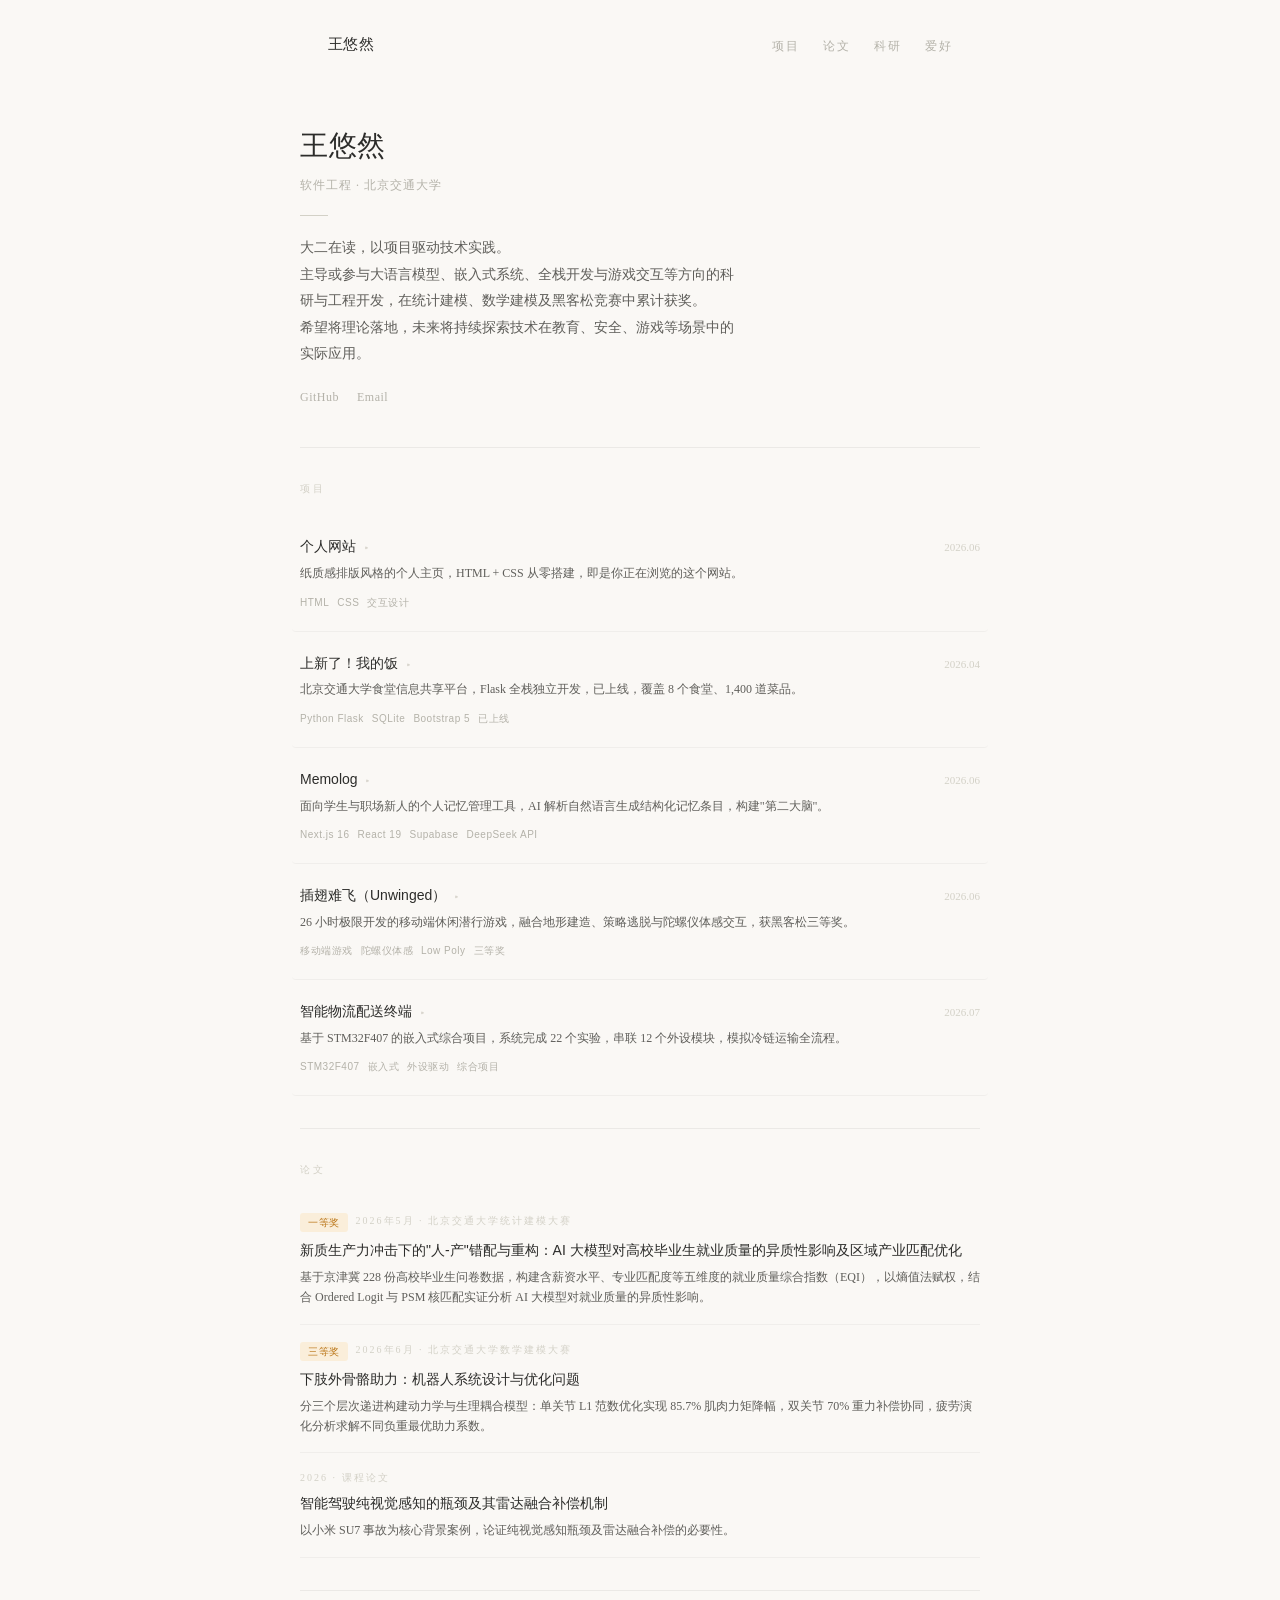
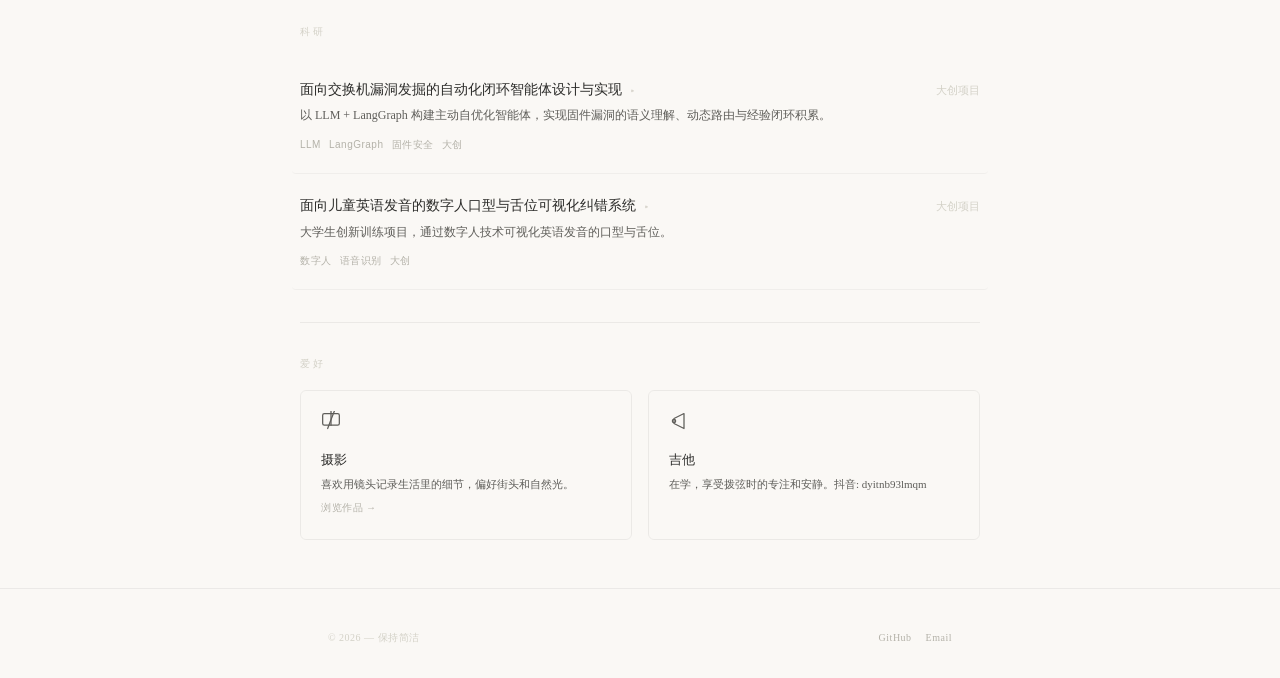
<file: index.html>
<!DOCTYPE html>
<html lang="zh-CN">
<head>
  <meta charset="UTF-8">
  <meta name="viewport" content="width=device-width, initial-scale=1.0">
  <title>王悠然</title>
  <link rel="stylesheet" href="style.css">
</head>
<body>

  <div class="page-turn-overlay" id="pageOverlay"></div>

  <nav class="site-nav">
    <div class="site-nav-inner">
      <a href="index.html" class="nav-logo">王悠然</a>
      <ul class="nav-links">
        <li><a href="projects.html">项目</a></li>
        <li><a href="papers.html">论文</a></li>
        <li><a href="research.html">科研</a></li>
        <li><a href="hobbies.html">爱好</a></li>
      </ul>
    </div>
  </nav>

  <div class="page-content">

    <section class="hero site-container">
      <div class="hero-name">王悠然</div>
      <div class="hero-tagline">软件工程 &middot; 北京交通大学</div>
      <div class="hero-divider"></div>
      <p class="hero-desc">
        大二在读，以项目驱动技术实践。<br>主导或参与大语言模型、嵌入式系统、全栈开发与游戏交互等方向的科研与工程开发，在统计建模、数学建模及黑客松竞赛中累计获奖。<br>希望将理论落地，未来将持续探索技术在教育、安全、游戏等场景中的实际应用。
      </p>
      <div class="hero-links">
        <a href="https://github.com/youranwang-hub" target="_blank">GitHub</a>
        <a href="mailto:youranwang636@gmail.com">Email</a>
      </div>
    </section>

    <!-- 项目 -->
    <section class="section site-container" id="projects">
      <div class="section-label">项目</div>

      <div class="project-card" onclick="toggleDetail(this)">
        <div class="project-card-header">
          <div>
            <span class="project-title">
              个人网站
              <span class="project-title-underline"></span>
            </span>
            <span class="expand-icon">&#9656;</span>
          </div>
          <span class="project-year">2026.06</span>
        </div>
        <div class="project-desc">纸质感排版风格的个人主页，HTML + CSS 从零搭建，即是你正在浏览的这个网站。</div>
        <div class="project-detail">
          <div class="project-detail-inner">
            <p>设计灵感来自纸质书籍的排版美学——米白底色、衬线字体、极细分隔线，以及克制的鼠标交互。</p>
            <p>技术栈：原生 HTML / CSS，含翻页过渡动画与卡片展开交互。目标是做一个自己愿意长期维护的个人空间。</p>
          </div>
        </div>
        <div class="project-tags">
          <span class="project-tag">HTML</span>
          <span class="project-tag">CSS</span>
          <span class="project-tag">交互设计</span>
        </div>
      </div>

      <div class="project-card" onclick="toggleDetail(this)">
        <div class="project-card-header">
          <div>
            <span class="project-title">
              上新了！我的饭
              <span class="project-title-underline"></span>
            </span>
            <span class="expand-icon">&#9656;</span>
          </div>
          <span class="project-year">2026.04</span>
        </div>
        <div class="project-desc">北京交通大学食堂信息共享平台，Flask 全栈独立开发，已上线，覆盖 8 个食堂、1,400 道菜品。</div>
        <div class="project-detail">
          <div class="project-detail-inner">
            <p>菜品浏览、评分评论、社区交流与三餐打卡一站式平台。SSR 架构，独立完成全栈开发，部署于 PythonAnywhere。</p>
            <p>覆盖 8 个食堂、63 个档口、1,400 道菜品，含智能推荐、人流量提示、积分打卡排行榜等功能。CSRF Token 防护，Flask-Login + bcrypt 认证。</p>
            <p><a href="project-new-meal.html">查看完整项目 &rarr;</a></p>
          </div>
        </div>
        <div class="project-tags">
          <span class="project-tag">Python Flask</span>
          <span class="project-tag">SQLite</span>
          <span class="project-tag">Bootstrap 5</span>
          <span class="project-tag">已上线</span>
        </div>
      </div>

      <div class="project-card" onclick="toggleDetail(this)">
        <div class="project-card-header">
          <div>
            <span class="project-title">
              Memolog
              <span class="project-title-underline"></span>
            </span>
            <span class="expand-icon">&#9656;</span>
          </div>
          <span class="project-year">2026.06</span>
        </div>
        <div class="project-desc">面向学生与职场新人的个人记忆管理工具，AI 解析自然语言生成结构化记忆条目，构建"第二大脑"。</div>
        <div class="project-detail">
          <div class="project-detail-inner">
            <p>AI 解析自然语言自动提取日期、成果、情绪等要素生成记忆条目；内置日历视图回溯、多维度检索、记忆图谱可视化关联，AI 一键生成简历或定制化文案。</p>
            <p>前端 Next.js 16 + React 19 + Tailwind CSS 4 + shadcn/ui；后端 Supabase（PostgreSQL + RLS）；AI 能力集成 DeepSeek API。</p>
            <p><a href="project-memolog.html">查看完整项目 &rarr;</a></p>
          </div>
        </div>
        <div class="project-tags">
          <span class="project-tag">Next.js 16</span>
          <span class="project-tag">React 19</span>
          <span class="project-tag">Supabase</span>
          <span class="project-tag">DeepSeek API</span>
        </div>
      </div>

      <div class="project-card" onclick="toggleDetail(this)">
        <div class="project-card-header">
          <div>
            <span class="project-title">
              插翅难飞（Unwinged）
              <span class="project-title-underline"></span>
            </span>
            <span class="expand-icon">&#9656;</span>
          </div>
          <span class="project-year">2026.06</span>
        </div>
        <div class="project-desc">26 小时极限开发的移动端休闲潜行游戏，融合地形建造、策略逃脱与陀螺仪体感交互，获黑客松三等奖。</div>
        <div class="project-detail">
          <div class="project-detail-inner">
            <p>抖音 AI 创变者计划·2026 高校黑客松联赛北京海淀第二站三等奖（唯一两人队伍）。Low Poly + 体素方块渲染，模块化浮空岛屿场景。</p>
            <p>非对称潜行逃脱——玩家躲避 AI 追捕者并收集碎片，可搭建或移除方块创造遮挡与逃脱路径；陀螺仪倾斜设备动态调整地形，将物理姿态与策略逃脱深度结合。对局结算授予专属称号，支持一键分享。</p>
          </div>
        </div>
        <div class="project-tags">
          <span class="project-tag">移动端游戏</span>
          <span class="project-tag">陀螺仪体感</span>
          <span class="project-tag">Low Poly</span>
          <span class="project-tag">三等奖</span>
        </div>
      </div>

      <div class="project-card" onclick="toggleDetail(this)">
        <div class="project-card-header">
          <div>
            <span class="project-title">
              智能物流配送终端
              <span class="project-title-underline"></span>
            </span>
            <span class="expand-icon">&#9656;</span>
          </div>
          <span class="project-year">2026.07</span>
        </div>
        <div class="project-desc">基于 STM32F407 的嵌入式综合项目，系统完成 22 个实验，串联 12 个外设模块，模拟冷链运输全流程。</div>
        <div class="project-detail">
          <div class="project-detail-inner">
            <p>分五阶段递进完成 22 个实验：基础外设、传感器、总线与协议（I2C / SPI / CAN / UART-GPS）、人机交互（LCD / 触摸屏 / 红外）、综合应用（指纹 / NFC）。</p>
            <p>最终整合为智能物流配送终端：指纹或触摸屏右滑认证身份，GPS 定位，DHT11 与 MQ2 监控货箱环境并超限报警，红外遥控模拟签收并写入 FLASH，QCOM 串口调度，LCD 同步显示状态。</p>
            <p><a href="project-smart-logi.html">查看完整项目 &rarr;</a></p>
          </div>
        </div>
        <div class="project-tags">
          <span class="project-tag">STM32F407</span>
          <span class="project-tag">嵌入式</span>
          <span class="project-tag">外设驱动</span>
          <span class="project-tag">综合项目</span>
        </div>
      </div>

    </section>

    <!-- 论文 -->
    <section class="section site-container" id="papers">
      <div class="section-label">论文</div>

      <div class="writing-entry">
        <div class="wrapper">
          <span class="award-badge">一等奖</span>
          <span class="writing-date">2026年5月 &middot; 北京交通大学统计建模大赛</span>
        </div>
        <div class="writing-title" style="cursor: default; color: var(--ink);">新质生产力冲击下的"人-产"错配与重构：AI 大模型对高校毕业生就业质量的异质性影响及区域产业匹配优化</div>
        <div class="writing-excerpt">基于京津冀 228 份高校毕业生问卷数据，构建含薪资水平、专业匹配度等五维度的就业质量综合指数（EQI），以熵值法赋权，结合 Ordered Logit 与 PSM 核匹配实证分析 AI 大模型对就业质量的异质性影响。</div>
      </div>

      <div class="writing-entry">
        <div class="wrapper">
          <span class="award-badge">三等奖</span>
          <span class="writing-date">2026年6月 &middot; 北京交通大学数学建模大赛</span>
        </div>
        <div class="writing-title" style="cursor: default; color: var(--ink);">下肢外骨骼助力：机器人系统设计与优化问题</div>
        <div class="writing-excerpt">分三个层次递进构建动力学与生理耦合模型：单关节 L1 范数优化实现 85.7% 肌肉力矩降幅，双关节 70% 重力补偿协同，疲劳演化分析求解不同负重最优助力系数。</div>
      </div>

      <div class="writing-entry">
        <div class="writing-date">2026 &middot; 课程论文</div>
        <div class="writing-title" style="cursor: default; color: var(--ink);">智能驾驶纯视觉感知的瓶颈及其雷达融合补偿机制</div>
        <div class="writing-excerpt">以小米 SU7 事故为核心背景案例，论证纯视觉感知瓶颈及雷达融合补偿的必要性。</div>
      </div>

    </section>

    <!-- 科研 -->
    <section class="section site-container" id="research">
      <div class="section-label">科研</div>

      <div class="project-card" onclick="toggleDetail(this)">
        <div class="project-card-header">
          <div>
            <span class="project-title">
              面向交换机漏洞发掘的自动化闭环智能体设计与实现
              <span class="project-title-underline"></span>
            </span>
            <span class="expand-icon">&#9656;</span>
          </div>
          <span class="project-year">大创项目</span>
        </div>
        <div class="project-desc">以 LLM + LangGraph 构建主动自优化智能体，实现固件漏洞的语义理解、动态路由与经验闭环积累。</div>
        <div class="project-detail">
          <div class="project-detail-inner">
            <p>LLM 阅读固件反汇编代码实现语义理解，LangGraph 编排实现动态路由决策，漏洞特征自动写回知识库形成经验闭环。核心架构：感知环境→推理策略→执行行动→反馈进化。</p>
            <p>技术方向：大语言模型、LangGraph 智能体框架、固件安全分析、自动化漏洞挖掘。</p>
          </div>
        </div>
        <div class="project-tags">
          <span class="project-tag">LLM</span>
          <span class="project-tag">LangGraph</span>
          <span class="project-tag">固件安全</span>
          <span class="project-tag">大创</span>
        </div>
      </div>

      <div class="project-card" onclick="toggleDetail(this)">
        <div class="project-card-header">
          <div>
            <span class="project-title">
              面向儿童英语发音的数字人口型与舌位可视化纠错系统
              <span class="project-title-underline"></span>
            </span>
            <span class="expand-icon">&#9656;</span>
          </div>
          <span class="project-year">大创项目</span>
        </div>
        <div class="project-desc">大学生创新训练项目，通过数字人技术可视化英语发音的口型与舌位。</div>
        <div class="project-detail">
          <div class="project-detail-inner">
            <p>以数字人技术为核心，构建儿童英语发音的视觉反馈系统，将抽象的音标纠错转化为直观的口型与舌位可视化展示。</p>
            <p>方向涉及语音识别、计算机视觉、教育技术的交叉领域。</p>
          </div>
        </div>
        <div class="project-tags">
          <span class="project-tag">数字人</span>
          <span class="project-tag">语音识别</span>
          <span class="project-tag">大创</span>
        </div>
      </div>

    </section>

    <!-- 爱好 -->
    <section class="section site-container" id="hobbies">
      <div class="section-label">爱好</div>

      <div class="hobby-grid">
        <div class="hobby-card">
          <div class="hobby-icon">
            <svg width="20" height="20" viewBox="0 0 24 24" fill="none" stroke="#5F5E5A" stroke-width="1.5" stroke-linecap="round" stroke-linejoin="round"><rect x="2" y="3" width="20" height="14" rx="2"/><line x1="8" y1="21" x2="16" y1="21"/><line x1="12" y1="17" x2="12" y1="21"/></svg>
          </div>
          <div class="hobby-title">摄影</div>
          <div class="hobby-desc">喜欢用镜头记录生活里的细节，偏好街头和自然光。</div>
          <a href="hobbies.html#photo-gallery" style="font-size: 10px; color: var(--ink-muted); font-family: var(--serif); text-decoration: none; letter-spacing: 0.5px; margin-top: 6px; display: inline-block;">浏览作品 &rarr;</a>
        </div>
        <div class="hobby-card">
          <div class="hobby-icon">
            <svg width="20" height="20" viewBox="0 0 24 24" fill="none" stroke="#5F5E5A" stroke-width="1.5" stroke-linecap="round" stroke-linejoin="round"><path d="M18 3L6 9v6l12 6V3z"/><circle cx="6" cy="12" r="2"/></svg>
          </div>
          <div class="hobby-title">吉他</div>
          <div class="hobby-desc">在学，享受拨弦时的专注和安静。抖音: dyitnb93lmqm</div>
        </div>
      </div>
    </section>

  </div>

  <footer class="site-footer">
    <div class="site-footer-inner">
      <div class="footer-copy">&copy; 2026 &mdash; 保持简洁</div>
      <div class="footer-links">
        <a href="https://github.com/youranwang-hub" target="_blank">GitHub</a>
        <a href="mailto:youranwang636@gmail.com">Email</a>
      </div>
    </div>
  </footer>

  <script>
    document.querySelectorAll('a[href]').forEach(link => {
      const href = link.getAttribute('href');
      if (!href || href === '#') return;
      if (href.startsWith('http') || href.startsWith('mailto')) return;
      if (href.startsWith('#')) return;
      link.addEventListener('click', function(e) {
        e.preventDefault();
        const overlay = document.getElementById('pageOverlay');
        overlay.classList.add('active');
        setTimeout(() => { window.location.href = href; }, 560);
      });
    });

    function toggleDetail(card) {
      const detail = card.querySelector('.project-detail');
      const icon = card.querySelector('.expand-icon');
      if (!detail) return;
      document.querySelectorAll('.project-detail.open').forEach(d => {
        if (d !== detail) {
          d.classList.remove('open');
          const c = d.closest('.project-card');
          if (c) c.querySelector('.expand-icon')?.classList.remove('open');
        }
      });
      detail.classList.toggle('open');
      if (icon) icon.classList.toggle('open');
    }
  </script>

</body>
</html>
</file>
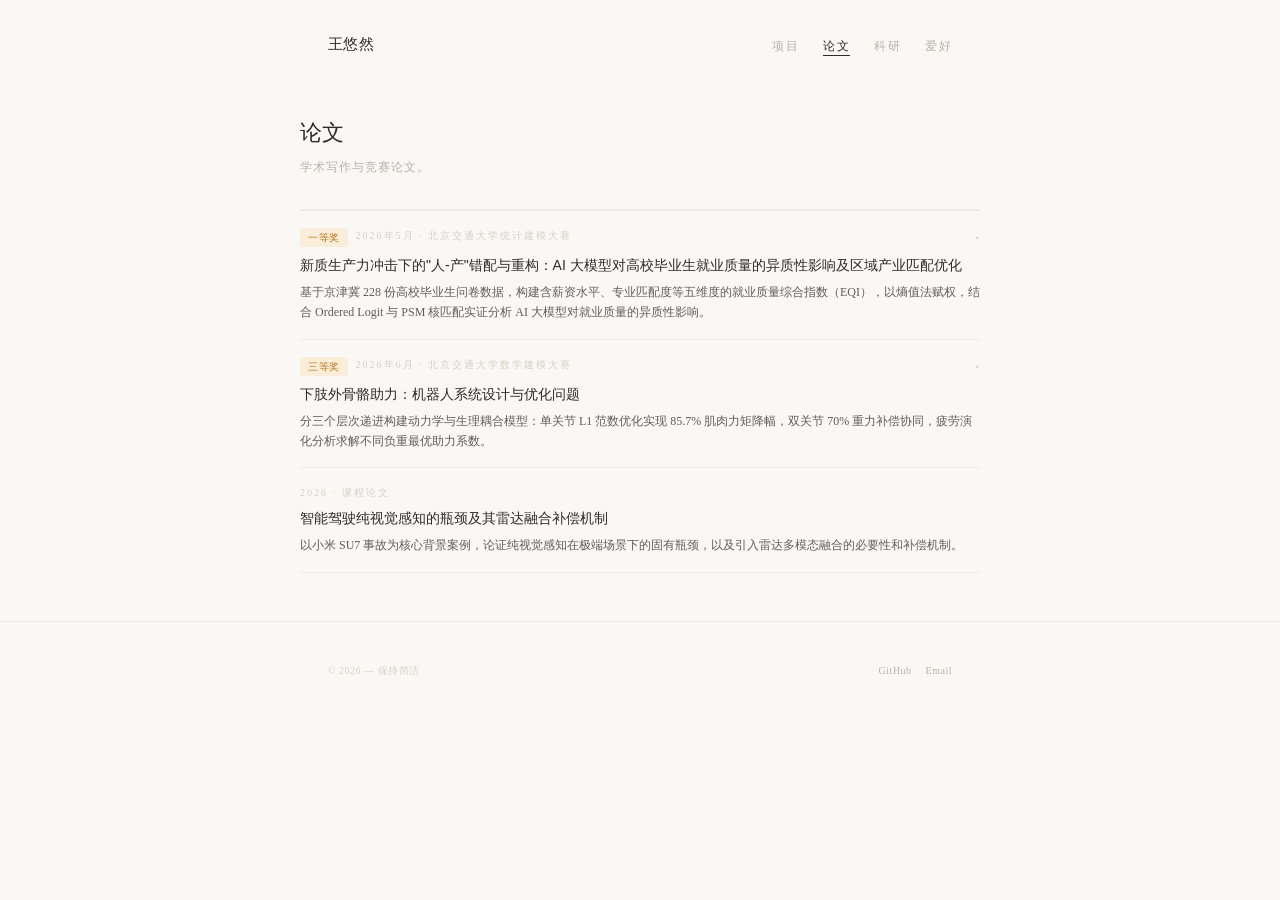
<file: papers.html>
<!DOCTYPE html>
<html lang="zh-CN">
<head>
  <meta charset="UTF-8">
  <meta name="viewport" content="width=device-width, initial-scale=1.0">
  <title>论文 &middot; 王悠然</title>
  <link rel="stylesheet" href="style.css">
</head>
<body>

  <div class="page-turn-overlay" id="pageOverlay"></div>

  <nav class="site-nav">
    <div class="site-nav-inner">
      <a href="index.html" class="nav-logo">王悠然</a>
      <ul class="nav-links">
        <li><a href="projects.html">项目</a></li>
        <li><a href="papers.html" class="active">论文</a></li>
        <li><a href="research.html">科研</a></li>
        <li><a href="hobbies.html">爱好</a></li>
      </ul>
    </div>
  </nav>

  <div class="page-content">

    <section class="page-header site-container">
      <div class="page-title">论文</div>
      <div class="page-subtitle">学术写作与竞赛论文。</div>
    </section>

    <section class="section site-container" style="padding-top: 0;">

      <!-- 统计建模一等奖 -->
      <div class="writing-entry" onclick="toggleDetail(this)" style="cursor: pointer;">
        <div class="wrapper">
          <span class="award-badge">一等奖</span>
          <span class="writing-date">2026年5月 &middot; 北京交通大学统计建模大赛</span>
          <span class="expand-icon" style="margin-left: auto;">&#9656;</span>
        </div>
        <div class="writing-title">新质生产力冲击下的"人-产"错配与重构：AI 大模型对高校毕业生就业质量的异质性影响及区域产业匹配优化</div>
        <div class="writing-excerpt">基于京津冀 228 份高校毕业生问卷数据，构建含薪资水平、专业匹配度等五维度的就业质量综合指数（EQI），以熵值法赋权，结合 Ordered Logit 与 PSM 核匹配实证分析 AI 大模型对就业质量的异质性影响。</div>
        <div class="project-detail">
          <div class="project-detail-inner">
            <p>立足于新质生产力发展背景，以 AI 大模型对劳动力市场的冲击为核心议题，基于京津冀地区 228 份高校毕业生问卷数据，构建了包含薪资水平、专业匹配度等五个维度的就业质量综合指数（EQI）。</p>
            <p>采用熵值法进行指标赋权合成，并结合 Ordered Logit 模型、倾向得分匹配（PSM）核匹配以及异质性分组回归等计量方法开展实证检验，深入分析了 AI 大模型对不同群体就业质量的异质性影响，并探讨了区域产业匹配的优化路径。</p>
          </div>
        </div>
      </div>

      <!-- 数学建模三等奖 -->
      <div class="writing-entry" onclick="toggleDetail(this)" style="cursor: pointer;">
        <div class="wrapper">
          <span class="award-badge">三等奖</span>
          <span class="writing-date">2026年6月 &middot; 北京交通大学数学建模大赛</span>
          <span class="expand-icon" style="margin-left: auto;">&#9656;</span>
        </div>
        <div class="writing-title">下肢外骨骼助力：机器人系统设计与优化问题</div>
        <div class="writing-excerpt">分三个层次递进构建动力学与生理耦合模型：单关节 L1 范数优化实现 85.7% 肌肉力矩降幅，双关节 70% 重力补偿协同，疲劳演化分析求解不同负重最优助力系数。</div>
        <div class="project-detail">
          <div class="project-detail-inner">
            <p><strong>单关节优化</strong>：针对单关节匀速抬腿工况，建立刚体转动方程，采用 L1 范数优化求解三段恒定助力策略，在能耗约束下实现了 85.7% 的肌肉力矩降幅。</p>
            <p><strong>双关节协同</strong>：面向髋膝双关节行走场景，搭建二连杆拉格朗日动力学模型，采用 70% 重力补偿的柔顺分配方案，使峰值助力满足力矩上限并确保人机运动节奏匹配。</p>
            <p><strong>疲劳演化分析</strong>：针对长时间负重疲劳问题，构建肌肉疲劳累积微分方程，推导临界负荷阈值，以股四头肌为约束，求解了 20kg、30kg、40kg 负重对应的最优助力系数，达到无持续疲劳、无限安全作业的效果。全文形成从单关节、双关节到疲劳演化的完整优化体系，并给出量化仿真结果与图表验证。</p>
          </div>
        </div>
      </div>

      <!-- 课程论文 -->
      <div class="writing-entry">
        <div class="writing-date">2026 &middot; 课程论文</div>
        <div class="writing-title" style="cursor: default; color: var(--ink);">智能驾驶纯视觉感知的瓶颈及其雷达融合补偿机制</div>
        <div class="writing-excerpt">以小米 SU7 事故为核心背景案例，论证纯视觉感知在极端场景下的固有瓶颈，以及引入雷达多模态融合的必要性和补偿机制。</div>
      </div>

    </section>

  </div>

  <footer class="site-footer">
    <div class="site-footer-inner">
      <div class="footer-copy">&copy; 2026 &mdash; 保持简洁</div>
      <div class="footer-links">
        <a href="https://github.com/youranwang-hub" target="_blank">GitHub</a>
        <a href="mailto:youranwang636@gmail.com">Email</a>
      </div>
    </div>
  </footer>

  <script>
    document.querySelectorAll('a[href]').forEach(link => {
      const href = link.getAttribute('href');
      if (!href || href === '#' || href.startsWith('http') || href.startsWith('mailto')) return;
      link.addEventListener('click', function(e) {
        e.preventDefault();
        const overlay = document.getElementById('pageOverlay');
        overlay.classList.add('active');
        setTimeout(() => { window.location.href = href; }, 560);
      });
    });

    function toggleDetail(card) {
      const detail = card.querySelector('.project-detail');
      const icon = card.querySelector('.expand-icon');
      if (!detail) return;
      document.querySelectorAll('.project-detail.open').forEach(d => {
        if (d !== detail) {
          d.classList.remove('open');
          const c = d.closest('.writing-entry');
          if (c) c.querySelector('.expand-icon')?.classList.remove('open');
        }
      });
      detail.classList.toggle('open');
      if (icon) icon.classList.toggle('open');
    }
  </script>

</body>
</html>
</file>
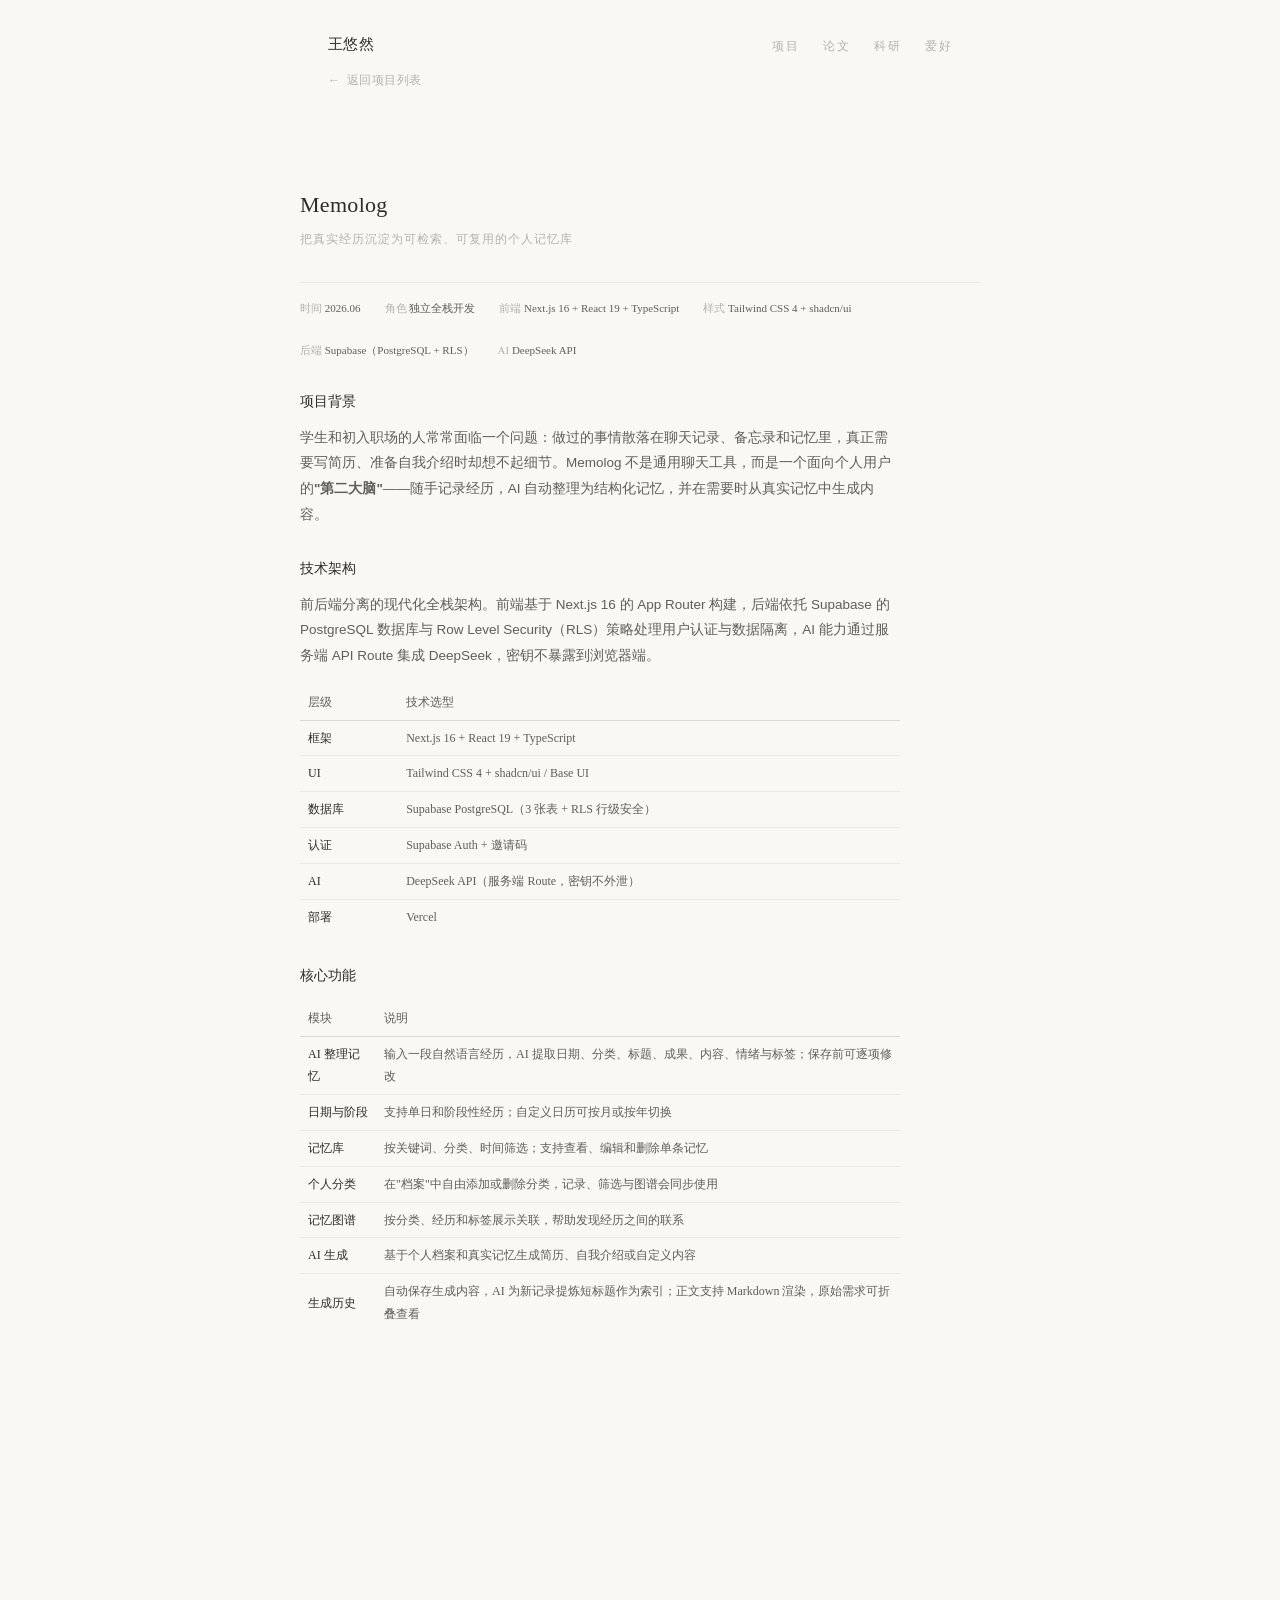
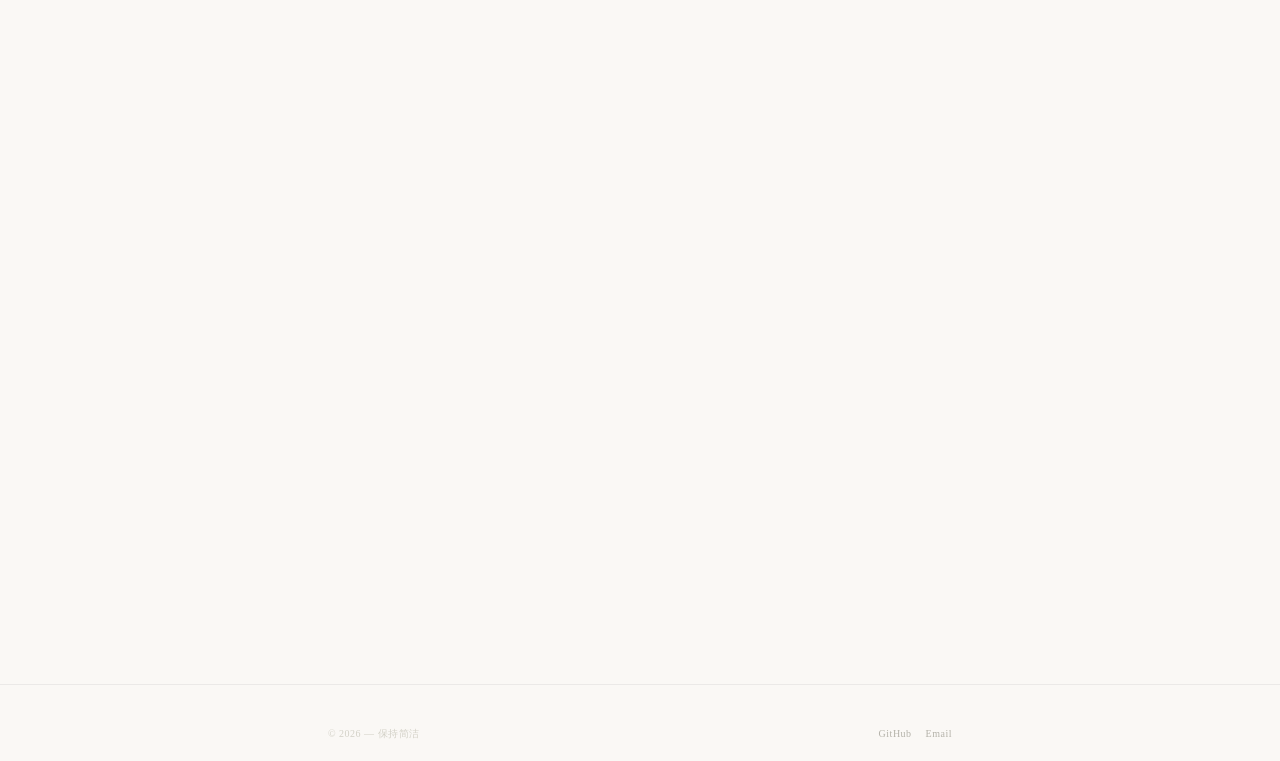
<file: project-memolog.html>
<!DOCTYPE html>
<html lang="zh-CN">
<head>
  <meta charset="UTF-8">
  <meta name="viewport" content="width=device-width, initial-scale=1.0">
  <title>Memolog · 项目详情</title>
  <link rel="stylesheet" href="style.css">
</head>
<body>

  <div class="page-turn-overlay" id="pageOverlay"></div>

  <nav class="site-nav">
    <div class="site-nav-inner">
      <a href="index.html" class="nav-logo">王悠然</a>
      <ul class="nav-links">
        <li><a href="projects.html">项目</a></li>
        <li><a href="papers.html">论文</a></li>
        <li><a href="research.html">科研</a></li>
        <li><a href="hobbies.html">爱好</a></li>
      </ul>
    </div>
  </nav>

  <div class="page-content">

    <div class="site-container" style="margin-bottom: 24px;">
      <a href="projects.html" class="back-link">
        <span class="back-arrow">&larr;</span>
        返回项目列表
      </a>
    </div>

    <section class="page-header site-container">
      <div class="page-title">Memolog</div>
      <div class="page-subtitle">把真实经历沉淀为可检索、可复用的个人记忆库</div>
    </section>

    <section class="section site-container" style="padding-top: 0;">
      <div class="detail-meta">
        <div class="detail-meta-item">时间 <span>2026.06</span></div>
        <div class="detail-meta-item">角色 <span>独立全栈开发</span></div>
        <div class="detail-meta-item">前端 <span>Next.js 16 + React 19 + TypeScript</span></div>
        <div class="detail-meta-item">样式 <span>Tailwind CSS 4 + shadcn/ui</span></div>
        <div class="detail-meta-item">后端 <span>Supabase（PostgreSQL + RLS）</span></div>
        <div class="detail-meta-item">AI <span>DeepSeek API</span></div>
      </div>

      <div class="detail-body">
        <h3>项目背景</h3>
        <p>学生和初入职场的人常常面临一个问题：做过的事情散落在聊天记录、备忘录和记忆里，真正需要写简历、准备自我介绍时却想不起细节。Memolog 不是通用聊天工具，而是一个面向个人用户的<strong>"第二大脑"</strong>——随手记录经历，AI 自动整理为结构化记忆，并在需要时从真实记忆中生成内容。</p>

        <h3>技术架构</h3>
        <p>前后端分离的现代化全栈架构。前端基于 Next.js 16 的 App Router 构建，后端依托 Supabase 的 PostgreSQL 数据库与 Row Level Security（RLS）策略处理用户认证与数据隔离，AI 能力通过服务端 API Route 集成 DeepSeek，密钥不暴露到浏览器端。</p>
        <table style="width:100%; border-collapse:collapse; font-size:12px; font-family:var(--serif); margin:12px 0;">
          <thead>
            <tr style="border-bottom:0.5px solid rgba(0,0,0,0.12);">
              <th style="text-align:left; padding:6px 8px; font-weight:500; color:var(--ink-secondary);">层级</th>
              <th style="text-align:left; padding:6px 8px; font-weight:500; color:var(--ink-secondary);">技术选型</th>
            </tr>
          </thead>
          <tbody>
            <tr style="border-bottom:0.5px solid rgba(0,0,0,0.06);">
              <td style="padding:6px 8px; color:var(--ink);">框架</td>
              <td style="padding:6px 8px; color:var(--ink-secondary);">Next.js 16 + React 19 + TypeScript</td>
            </tr>
            <tr style="border-bottom:0.5px solid rgba(0,0,0,0.06);">
              <td style="padding:6px 8px; color:var(--ink);">UI</td>
              <td style="padding:6px 8px; color:var(--ink-secondary);">Tailwind CSS 4 + shadcn/ui / Base UI</td>
            </tr>
            <tr style="border-bottom:0.5px solid rgba(0,0,0,0.06);">
              <td style="padding:6px 8px; color:var(--ink);">数据库</td>
              <td style="padding:6px 8px; color:var(--ink-secondary);">Supabase PostgreSQL（3 张表 + RLS 行级安全）</td>
            </tr>
            <tr style="border-bottom:0.5px solid rgba(0,0,0,0.06);">
              <td style="padding:6px 8px; color:var(--ink);">认证</td>
              <td style="padding:6px 8px; color:var(--ink-secondary);">Supabase Auth + 邀请码</td>
            </tr>
            <tr style="border-bottom:0.5px solid rgba(0,0,0,0.06);">
              <td style="padding:6px 8px; color:var(--ink);">AI</td>
              <td style="padding:6px 8px; color:var(--ink-secondary);">DeepSeek API（服务端 Route，密钥不外泄）</td>
            </tr>
            <tr>
              <td style="padding:6px 8px; color:var(--ink);">部署</td>
              <td style="padding:6px 8px; color:var(--ink-secondary);">Vercel</td>
            </tr>
          </tbody>
        </table>

        <h3>核心功能</h3>
        <table style="width:100%; border-collapse:collapse; font-size:12px; font-family:var(--serif); margin:12px 0;">
          <thead>
            <tr style="border-bottom:0.5px solid rgba(0,0,0,0.12);">
              <th style="text-align:left; padding:6px 8px; font-weight:500; color:var(--ink-secondary);">模块</th>
              <th style="text-align:left; padding:6px 8px; font-weight:500; color:var(--ink-secondary);">说明</th>
            </tr>
          </thead>
          <tbody>
            <tr style="border-bottom:0.5px solid rgba(0,0,0,0.06);">
              <td style="padding:6px 8px; color:var(--ink);">AI 整理记忆</td>
              <td style="padding:6px 8px; color:var(--ink-secondary);">输入一段自然语言经历，AI 提取日期、分类、标题、成果、内容、情绪与标签；保存前可逐项修改</td>
            </tr>
            <tr style="border-bottom:0.5px solid rgba(0,0,0,0.06);">
              <td style="padding:6px 8px; color:var(--ink);">日期与阶段</td>
              <td style="padding:6px 8px; color:var(--ink-secondary);">支持单日和阶段性经历；自定义日历可按月或按年切换</td>
            </tr>
            <tr style="border-bottom:0.5px solid rgba(0,0,0,0.06);">
              <td style="padding:6px 8px; color:var(--ink);">记忆库</td>
              <td style="padding:6px 8px; color:var(--ink-secondary);">按关键词、分类、时间筛选；支持查看、编辑和删除单条记忆</td>
            </tr>
            <tr style="border-bottom:0.5px solid rgba(0,0,0,0.06);">
              <td style="padding:6px 8px; color:var(--ink);">个人分类</td>
              <td style="padding:6px 8px; color:var(--ink-secondary);">在"档案"中自由添加或删除分类，记录、筛选与图谱会同步使用</td>
            </tr>
            <tr style="border-bottom:0.5px solid rgba(0,0,0,0.06);">
              <td style="padding:6px 8px; color:var(--ink);">记忆图谱</td>
              <td style="padding:6px 8px; color:var(--ink-secondary);">按分类、经历和标签展示关联，帮助发现经历之间的联系</td>
            </tr>
            <tr style="border-bottom:0.5px solid rgba(0,0,0,0.06);">
              <td style="padding:6px 8px; color:var(--ink);">AI 生成</td>
              <td style="padding:6px 8px; color:var(--ink-secondary);">基于个人档案和真实记忆生成简历、自我介绍或自定义内容</td>
            </tr>
            <tr>
              <td style="padding:6px 8px; color:var(--ink);">生成历史</td>
              <td style="padding:6px 8px; color:var(--ink-secondary);">自动保存生成内容，AI 为新记录提炼短标题作为索引；正文支持 Markdown 渲染，原始需求可折叠查看</td>
            </tr>
          </tbody>
        </table>

        <h3>数据模型</h3>
        <p>Supabase 初始化脚本创建 3 张表，每张表均启用 RLS 行级安全策略，用户只能访问自己的数据：</p>
        <table style="width:100%; border-collapse:collapse; font-size:12px; font-family:var(--serif); margin:12px 0;">
          <thead>
            <tr style="border-bottom:0.5px solid rgba(0,0,0,0.12);">
              <th style="text-align:left; padding:6px 8px; font-weight:500; color:var(--ink-secondary);">表名</th>
              <th style="text-align:left; padding:6px 8px; font-weight:500; color:var(--ink-secondary);">用途</th>
            </tr>
          </thead>
          <tbody>
            <tr style="border-bottom:0.5px solid rgba(0,0,0,0.06);">
              <td style="padding:6px 8px; color:var(--ink);"><code>memories</code></td>
              <td style="padding:6px 8px; color:var(--ink-secondary);">用户记忆（日期、分类、标题、成果、内容、情绪、标签、阶段结束日期）</td>
            </tr>
            <tr style="border-bottom:0.5px solid rgba(0,0,0,0.06);">
              <td style="padding:6px 8px; color:var(--ink);"><code>profiles</code></td>
              <td style="padding:6px 8px; color:var(--ink-secondary);">个人档案和自定义分类数组</td>
            </tr>
            <tr>
              <td style="padding:6px 8px; color:var(--ink);"><code>generated_histories</code></td>
              <td style="padding:6px 8px; color:var(--ink-secondary);">AI 生成历史（短标题索引 + Markdown 正文 + 原始需求）</td>
            </tr>
          </tbody>
        </table>

        <h3>项目结构</h3>
        <table style="width:100%; border-collapse:collapse; font-size:12px; font-family:var(--serif); margin:12px 0;">
          <thead>
            <tr style="border-bottom:0.5px solid rgba(0,0,0,0.12);">
              <th style="text-align:left; padding:6px 8px; font-weight:500; color:var(--ink-secondary);">路径</th>
              <th style="text-align:left; padding:6px 8px; font-weight:500; color:var(--ink-secondary);">职责</th>
            </tr>
          </thead>
          <tbody>
            <tr style="border-bottom:0.5px solid rgba(0,0,0,0.06);">
              <td style="padding:6px 8px; color:var(--ink);"><code>app/api/claude/</code></td>
              <td style="padding:6px 8px; color:var(--ink-secondary);">AI 提炼与生成接口（服务端 Route）</td>
            </tr>
            <tr style="border-bottom:0.5px solid rgba(0,0,0,0.06);">
              <td style="padding:6px 8px; color:var(--ink);"><code>app/dashboard/</code></td>
              <td style="padding:6px 8px; color:var(--ink-secondary);">记忆库与图谱</td>
            </tr>
            <tr style="border-bottom:0.5px solid rgba(0,0,0,0.06);">
              <td style="padding:6px 8px; color:var(--ink);"><code>app/generate/</code></td>
              <td style="padding:6px 8px; color:var(--ink-secondary);">简历、自我介绍与自定义生成</td>
            </tr>
            <tr style="border-bottom:0.5px solid rgba(0,0,0,0.06);">
              <td style="padding:6px 8px; color:var(--ink);"><code>app/memory/[id]/</code></td>
              <td style="padding:6px 8px; color:var(--ink-secondary);">单条记忆详情与编辑</td>
            </tr>
            <tr style="border-bottom:0.5px solid rgba(0,0,0,0.06);">
              <td style="padding:6px 8px; color:var(--ink);"><code>app/profile/</code></td>
              <td style="padding:6px 8px; color:var(--ink-secondary);">个人档案与分类管理</td>
            </tr>
            <tr style="border-bottom:0.5px solid rgba(0,0,0,0.06);">
              <td style="padding:6px 8px; color:var(--ink);"><code>components/</code></td>
              <td style="padding:6px 8px; color:var(--ink-secondary);">登录态外壳 / 记忆表单卡片图谱 / 复用 UI</td>
            </tr>
            <tr>
              <td style="padding:6px 8px; color:var(--ink);"><code>lib/</code></td>
              <td style="padding:6px 8px; color:var(--ink-secondary);">Supabase、AI、日期和数据访问封装</td>
            </tr>
          </tbody>
        </table>

        <h3>安全与隐私</h3>
        <p><strong>RLS 行级安全</strong>：数据按 Supabase 用户 ID 隔离，数据库层面限制每条记录只有创建者可读写。</p>
        <p><strong>密钥隔离</strong>：DeepSeek API Key 仅在服务端 Route 中使用，使用 <code>DEEPSEEK_API_KEY</code> 环境变量（不带 <code>NEXT_PUBLIC_</code> 前缀），确保不暴露到浏览器端。</p>
        <p><strong>邀请码注册</strong>：可选配置 <code>INVITE_CODE</code> 环境变量，限制注册范围。</p>

        <p style="margin-top: 24px;">
          <a href="https://memolog-v6nv.vercel.app/" target="_blank">访问线上版本 &rarr;</a>
        </p>
      </div>
    </section>

  </div>

  <footer class="site-footer">
    <div class="site-footer-inner">
      <div class="footer-copy">&copy; 2026 &mdash; 保持简洁</div>
      <div class="footer-links">
        <a href="https://github.com/youranwang-hub" target="_blank">GitHub</a>
        <a href="mailto:youranwang636@gmail.com">Email</a>
      </div>
    </div>
  </footer>

  <script>
    document.querySelectorAll('a[href]').forEach(link => {
      const href = link.getAttribute('href');
      if (!href || href === '#' || href.startsWith('http') || href.startsWith('mailto')) return;
      link.addEventListener('click', function(e) {
        e.preventDefault();
        const overlay = document.getElementById('pageOverlay');
        overlay.classList.add('active');
        setTimeout(() => { window.location.href = href; }, 560);
      });
    });
  </script>

</body>
</html>
</file>
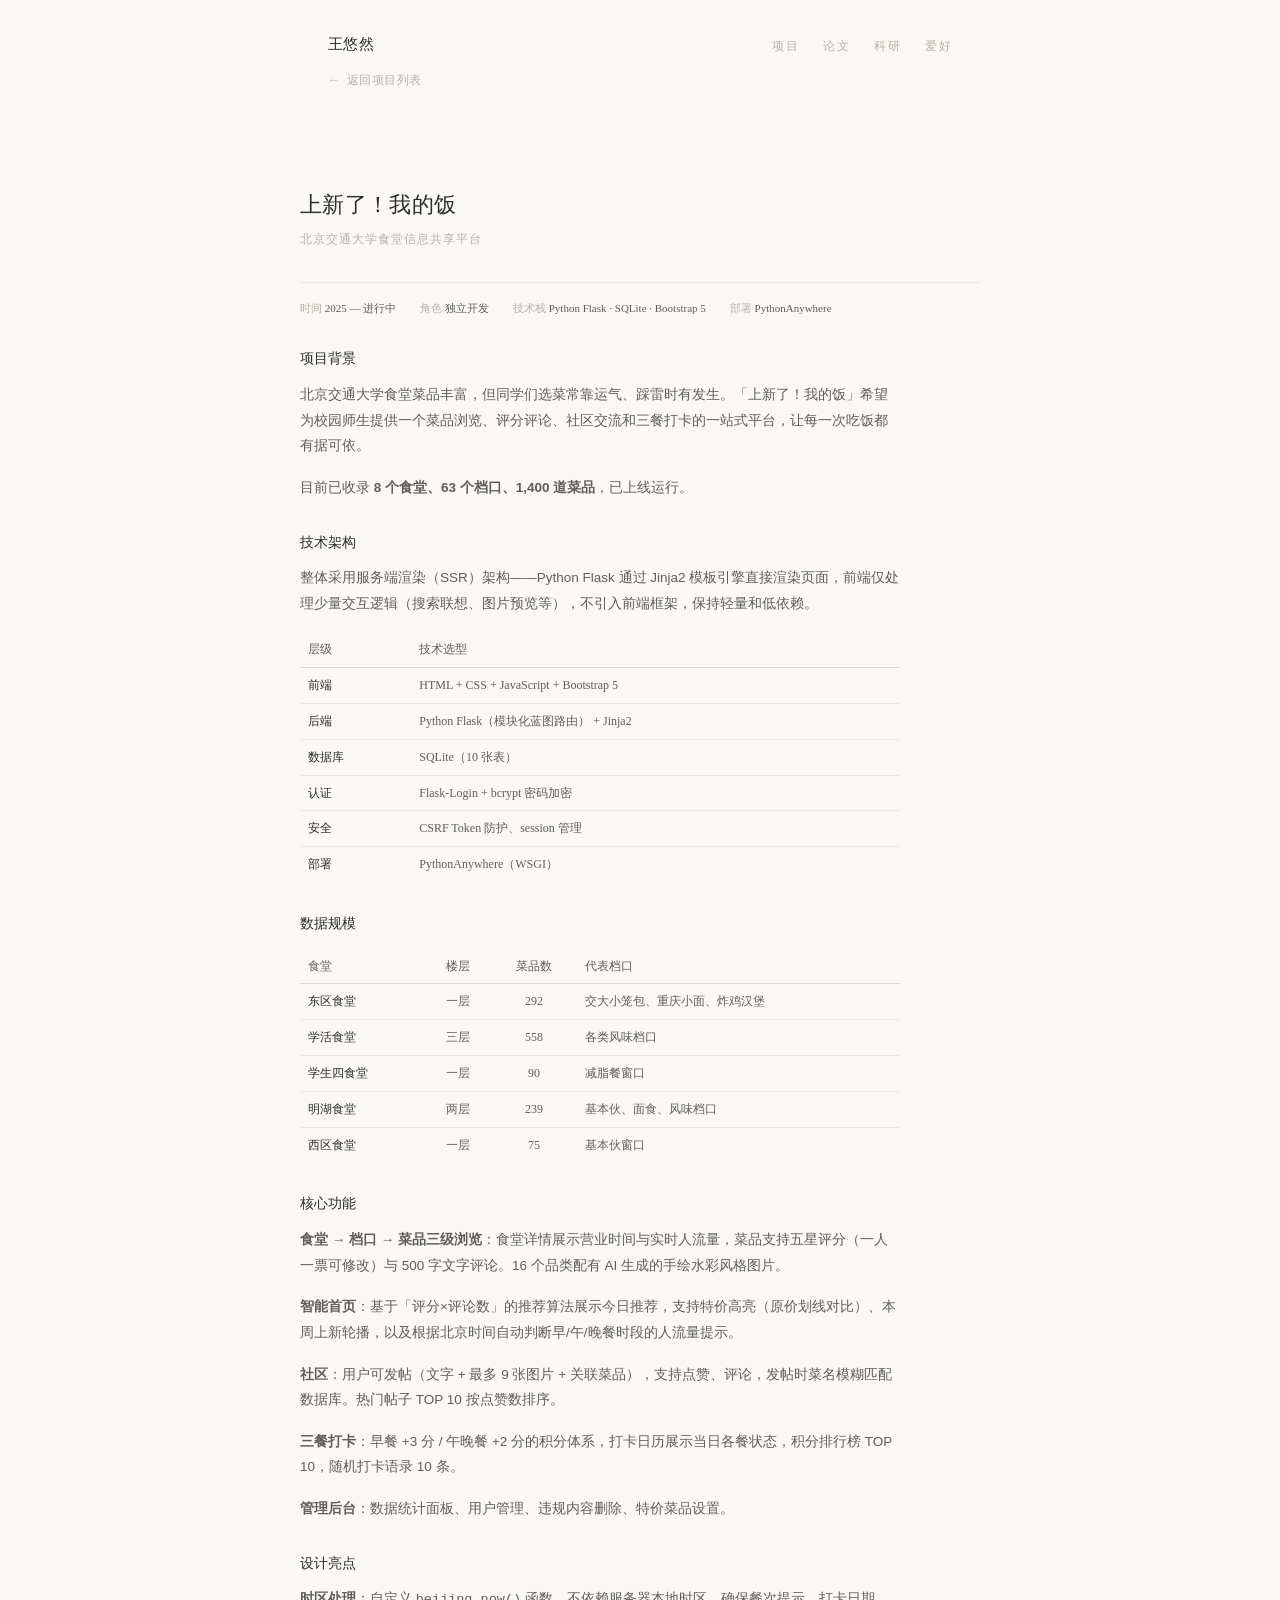
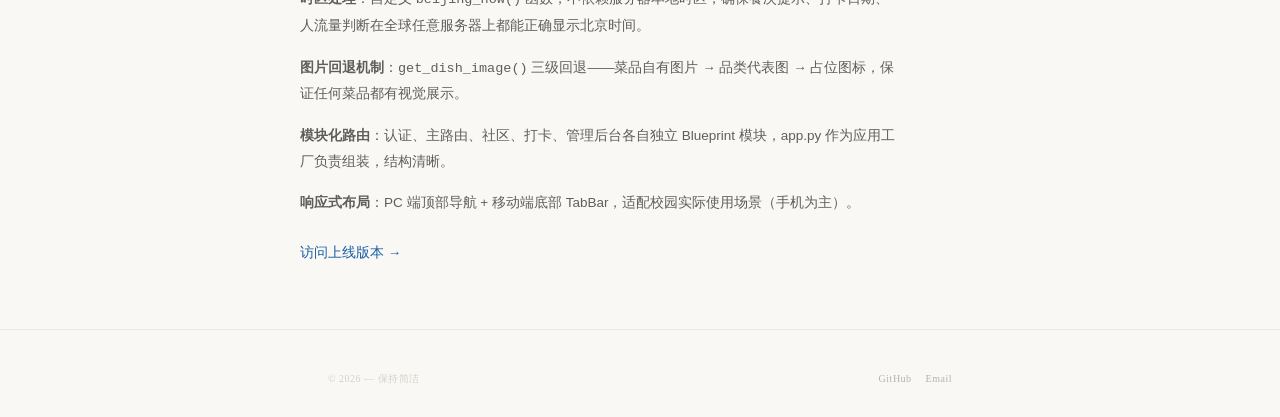
<file: project-new-meal.html>
<!DOCTYPE html>
<html lang="zh-CN">
<head>
  <meta charset="UTF-8">
  <meta name="viewport" content="width=device-width, initial-scale=1.0">
  <title>上新了！我的饭 · 项目详情</title>
  <link rel="stylesheet" href="style.css">
</head>
<body>

  <div class="page-turn-overlay" id="pageOverlay"></div>

  <nav class="site-nav">
    <div class="site-nav-inner">
      <a href="index.html" class="nav-logo">王悠然</a>
      <ul class="nav-links">
        <li><a href="projects.html">项目</a></li>
        <li><a href="papers.html">论文</a></li>
        <li><a href="research.html">科研</a></li>
        <li><a href="hobbies.html">爱好</a></li>
      </ul>
    </div>
  </nav>

  <div class="page-content">

    <div class="site-container" style="margin-bottom: 24px;">
      <a href="projects.html" class="back-link">
        <span class="back-arrow">&larr;</span>
        返回项目列表
      </a>
    </div>

    <section class="page-header site-container">
      <div class="page-title">上新了！我的饭</div>
      <div class="page-subtitle">北京交通大学食堂信息共享平台</div>
    </section>

    <section class="section site-container" style="padding-top: 0;">
      <div class="detail-meta">
        <div class="detail-meta-item">时间 <span>2025 — 进行中</span></div>
        <div class="detail-meta-item">角色 <span>独立开发</span></div>
        <div class="detail-meta-item">技术栈 <span>Python Flask · SQLite · Bootstrap 5</span></div>
        <div class="detail-meta-item">部署 <span>PythonAnywhere</span></div>
      </div>

      <div class="detail-body">
        <h3>项目背景</h3>
        <p>北京交通大学食堂菜品丰富，但同学们选菜常靠运气、踩雷时有发生。「上新了！我的饭」希望为校园师生提供一个菜品浏览、评分评论、社区交流和三餐打卡的一站式平台，让每一次吃饭都有据可依。</p>
        <p>目前已收录 <strong>8 个食堂、63 个档口、1,400 道菜品</strong>，已上线运行。</p>

        <h3>技术架构</h3>
        <p>整体采用服务端渲染（SSR）架构——Python Flask 通过 Jinja2 模板引擎直接渲染页面，前端仅处理少量交互逻辑（搜索联想、图片预览等），不引入前端框架，保持轻量和低依赖。</p>
        <table style="width:100%; border-collapse:collapse; font-size:12px; font-family:var(--serif); margin:12px 0;">
          <thead>
            <tr style="border-bottom:0.5px solid rgba(0,0,0,0.12);">
              <th style="text-align:left; padding:6px 8px; font-weight:500; color:var(--ink-secondary);">层级</th>
              <th style="text-align:left; padding:6px 8px; font-weight:500; color:var(--ink-secondary);">技术选型</th>
            </tr>
          </thead>
          <tbody>
            <tr style="border-bottom:0.5px solid rgba(0,0,0,0.06);">
              <td style="padding:6px 8px; color:var(--ink);">前端</td>
              <td style="padding:6px 8px; color:var(--ink-secondary);">HTML + CSS + JavaScript + Bootstrap 5</td>
            </tr>
            <tr style="border-bottom:0.5px solid rgba(0,0,0,0.06);">
              <td style="padding:6px 8px; color:var(--ink);">后端</td>
              <td style="padding:6px 8px; color:var(--ink-secondary);">Python Flask（模块化蓝图路由） + Jinja2</td>
            </tr>
            <tr style="border-bottom:0.5px solid rgba(0,0,0,0.06);">
              <td style="padding:6px 8px; color:var(--ink);">数据库</td>
              <td style="padding:6px 8px; color:var(--ink-secondary);">SQLite（10 张表）</td>
            </tr>
            <tr style="border-bottom:0.5px solid rgba(0,0,0,0.06);">
              <td style="padding:6px 8px; color:var(--ink);">认证</td>
              <td style="padding:6px 8px; color:var(--ink-secondary);">Flask-Login + bcrypt 密码加密</td>
            </tr>
            <tr style="border-bottom:0.5px solid rgba(0,0,0,0.06);">
              <td style="padding:6px 8px; color:var(--ink);">安全</td>
              <td style="padding:6px 8px; color:var(--ink-secondary);">CSRF Token 防护、session 管理</td>
            </tr>
            <tr>
              <td style="padding:6px 8px; color:var(--ink);">部署</td>
              <td style="padding:6px 8px; color:var(--ink-secondary);">PythonAnywhere（WSGI）</td>
            </tr>
          </tbody>
        </table>

        <h3>数据规模</h3>
        <table style="width:100%; border-collapse:collapse; font-size:12px; font-family:var(--serif); margin:12px 0;">
          <thead>
            <tr style="border-bottom:0.5px solid rgba(0,0,0,0.12);">
              <th style="text-align:left; padding:6px 8px; font-weight:500; color:var(--ink-secondary);">食堂</th>
              <th style="text-align:center; padding:6px 8px; font-weight:500; color:var(--ink-secondary);">楼层</th>
              <th style="text-align:center; padding:6px 8px; font-weight:500; color:var(--ink-secondary);">菜品数</th>
              <th style="text-align:left; padding:6px 8px; font-weight:500; color:var(--ink-secondary);">代表档口</th>
            </tr>
          </thead>
          <tbody>
            <tr style="border-bottom:0.5px solid rgba(0,0,0,0.06);">
              <td style="padding:6px 8px; color:var(--ink);">东区食堂</td>
              <td style="padding:6px 8px; color:var(--ink-secondary); text-align:center;">一层</td>
              <td style="padding:6px 8px; color:var(--ink-secondary); text-align:center;">292</td>
              <td style="padding:6px 8px; color:var(--ink-secondary);">交大小笼包、重庆小面、炸鸡汉堡</td>
            </tr>
            <tr style="border-bottom:0.5px solid rgba(0,0,0,0.06);">
              <td style="padding:6px 8px; color:var(--ink);">学活食堂</td>
              <td style="padding:6px 8px; color:var(--ink-secondary); text-align:center;">三层</td>
              <td style="padding:6px 8px; color:var(--ink-secondary); text-align:center;">558</td>
              <td style="padding:6px 8px; color:var(--ink-secondary);">各类风味档口</td>
            </tr>
            <tr style="border-bottom:0.5px solid rgba(0,0,0,0.06);">
              <td style="padding:6px 8px; color:var(--ink);">学生四食堂</td>
              <td style="padding:6px 8px; color:var(--ink-secondary); text-align:center;">一层</td>
              <td style="padding:6px 8px; color:var(--ink-secondary); text-align:center;">90</td>
              <td style="padding:6px 8px; color:var(--ink-secondary);">减脂餐窗口</td>
            </tr>
            <tr style="border-bottom:0.5px solid rgba(0,0,0,0.06);">
              <td style="padding:6px 8px; color:var(--ink);">明湖食堂</td>
              <td style="padding:6px 8px; color:var(--ink-secondary); text-align:center;">两层</td>
              <td style="padding:6px 8px; color:var(--ink-secondary); text-align:center;">239</td>
              <td style="padding:6px 8px; color:var(--ink-secondary);">基本伙、面食、风味档口</td>
            </tr>
            <tr>
              <td style="padding:6px 8px; color:var(--ink);">西区食堂</td>
              <td style="padding:6px 8px; color:var(--ink-secondary); text-align:center;">一层</td>
              <td style="padding:6px 8px; color:var(--ink-secondary); text-align:center;">75</td>
              <td style="padding:6px 8px; color:var(--ink-secondary);">基本伙窗口</td>
            </tr>
          </tbody>
        </table>

        <h3>核心功能</h3>
        <p><strong>食堂 → 档口 → 菜品三级浏览</strong>：食堂详情展示营业时间与实时人流量，菜品支持五星评分（一人一票可修改）与 500 字文字评论。16 个品类配有 AI 生成的手绘水彩风格图片。</p>
        <p><strong>智能首页</strong>：基于「评分×评论数」的推荐算法展示今日推荐，支持特价高亮（原价划线对比）、本周上新轮播，以及根据北京时间自动判断早/午/晚餐时段的人流量提示。</p>
        <p><strong>社区</strong>：用户可发帖（文字 + 最多 9 张图片 + 关联菜品），支持点赞、评论，发帖时菜名模糊匹配数据库。热门帖子 TOP 10 按点赞数排序。</p>
        <p><strong>三餐打卡</strong>：早餐 +3 分 / 午晚餐 +2 分的积分体系，打卡日历展示当日各餐状态，积分排行榜 TOP 10，随机打卡语录 10 条。</p>
        <p><strong>管理后台</strong>：数据统计面板、用户管理、违规内容删除、特价菜品设置。</p>

        <h3>设计亮点</h3>
        <p><strong>时区处理</strong>：自定义 <code>beijing_now()</code> 函数，不依赖服务器本地时区，确保餐次提示、打卡日期、人流量判断在全球任意服务器上都能正确显示北京时间。</p>
        <p><strong>图片回退机制</strong>：<code>get_dish_image()</code> 三级回退——菜品自有图片 → 品类代表图 → 占位图标，保证任何菜品都有视觉展示。</p>
        <p><strong>模块化路由</strong>：认证、主路由、社区、打卡、管理后台各自独立 Blueprint 模块，app.py 作为应用工厂负责组装，结构清晰。</p>
        <p><strong>响应式布局</strong>：PC 端顶部导航 + 移动端底部 TabBar，适配校园实际使用场景（手机为主）。</p>

        <p style="margin-top: 24px;">
          <a href="http://wangyouran.pythonanywhere.com" target="_blank">访问上线版本 &rarr;</a>
        </p>
      </div>
    </section>

  </div>

  <footer class="site-footer">
    <div class="site-footer-inner">
      <div class="footer-copy">&copy; 2026 &mdash; 保持简洁</div>
      <div class="footer-links">
        <a href="https://github.com/youranwang-hub" target="_blank">GitHub</a>
        <a href="mailto:youranwang636@gmail.com">Email</a>
      </div>
    </div>
  </footer>

  <script>
    document.querySelectorAll('a[href]').forEach(link => {
      const href = link.getAttribute('href');
      if (!href || href === '#' || href.startsWith('http') || href.startsWith('mailto')) return;
      link.addEventListener('click', function(e) {
        e.preventDefault();
        const overlay = document.getElementById('pageOverlay');
        overlay.classList.add('active');
        setTimeout(() => { window.location.href = href; }, 560);
      });
    });
  </script>

</body>
</html>
</file>
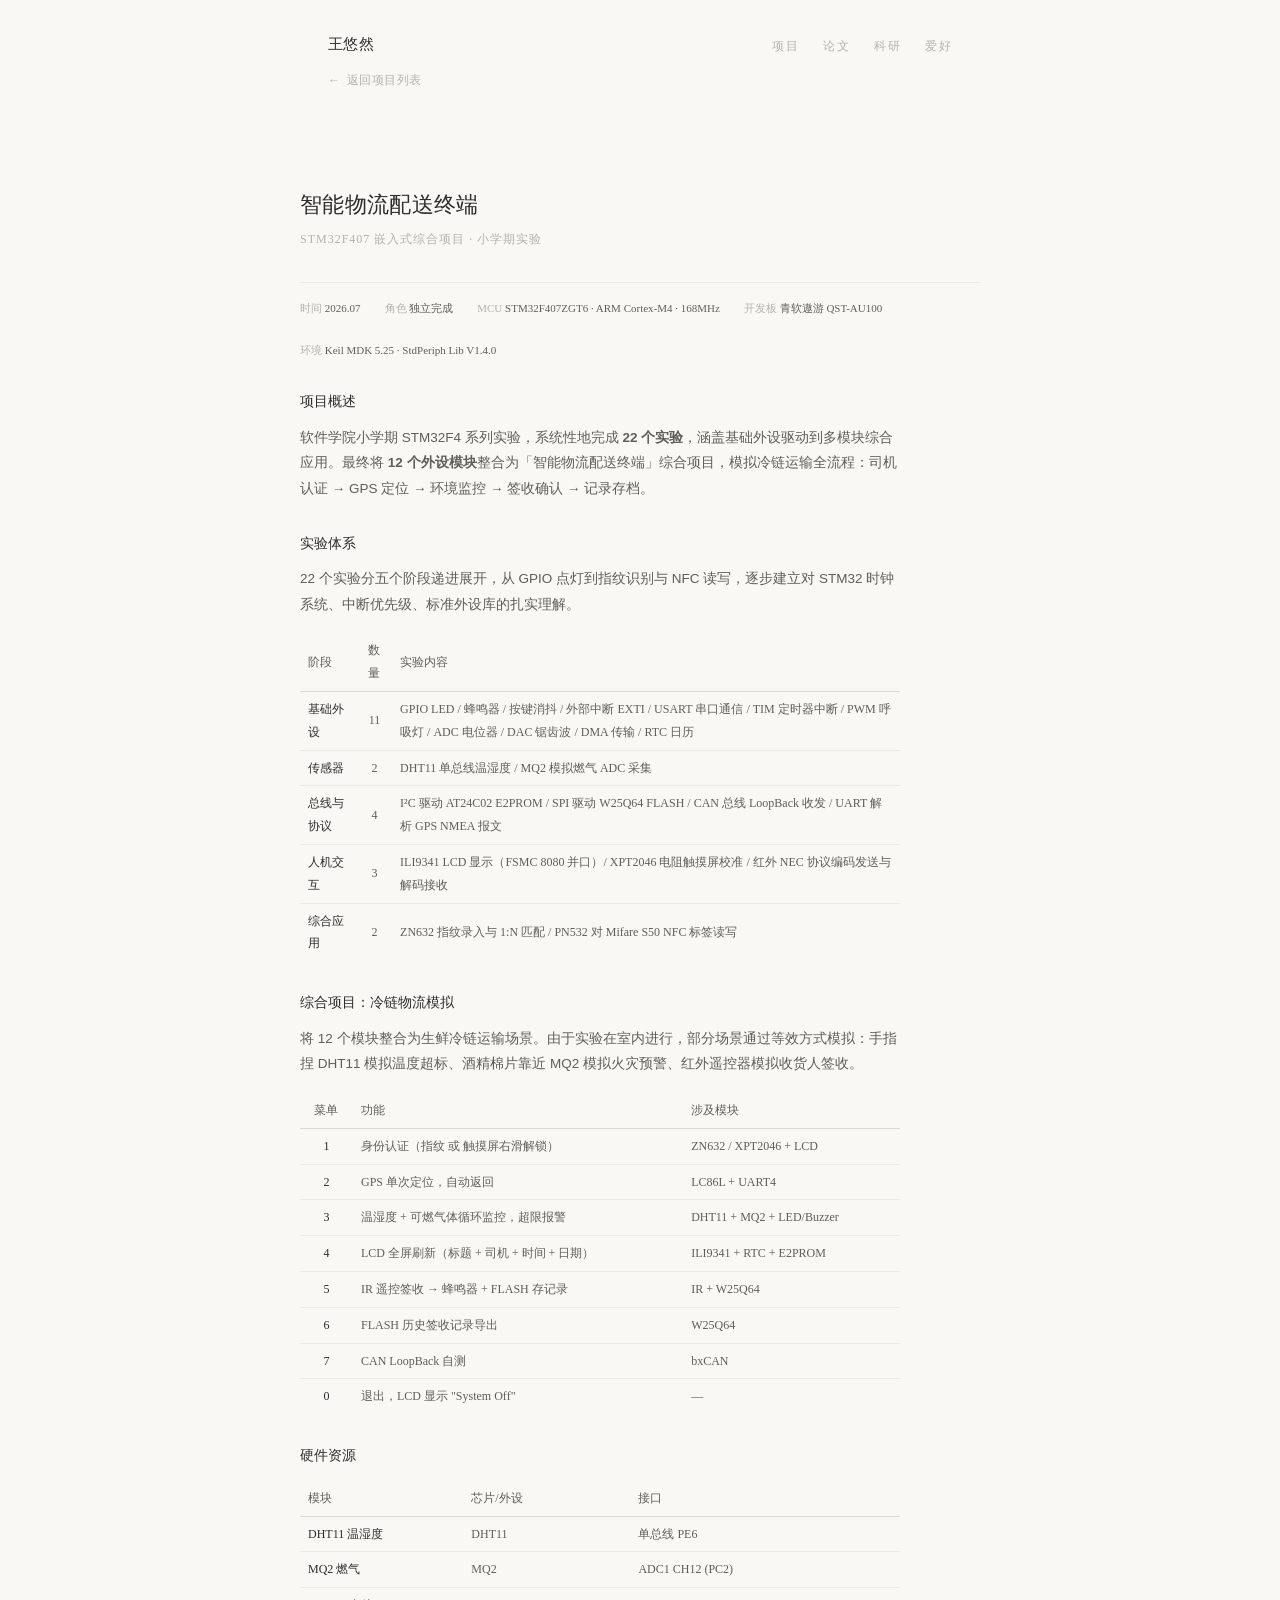
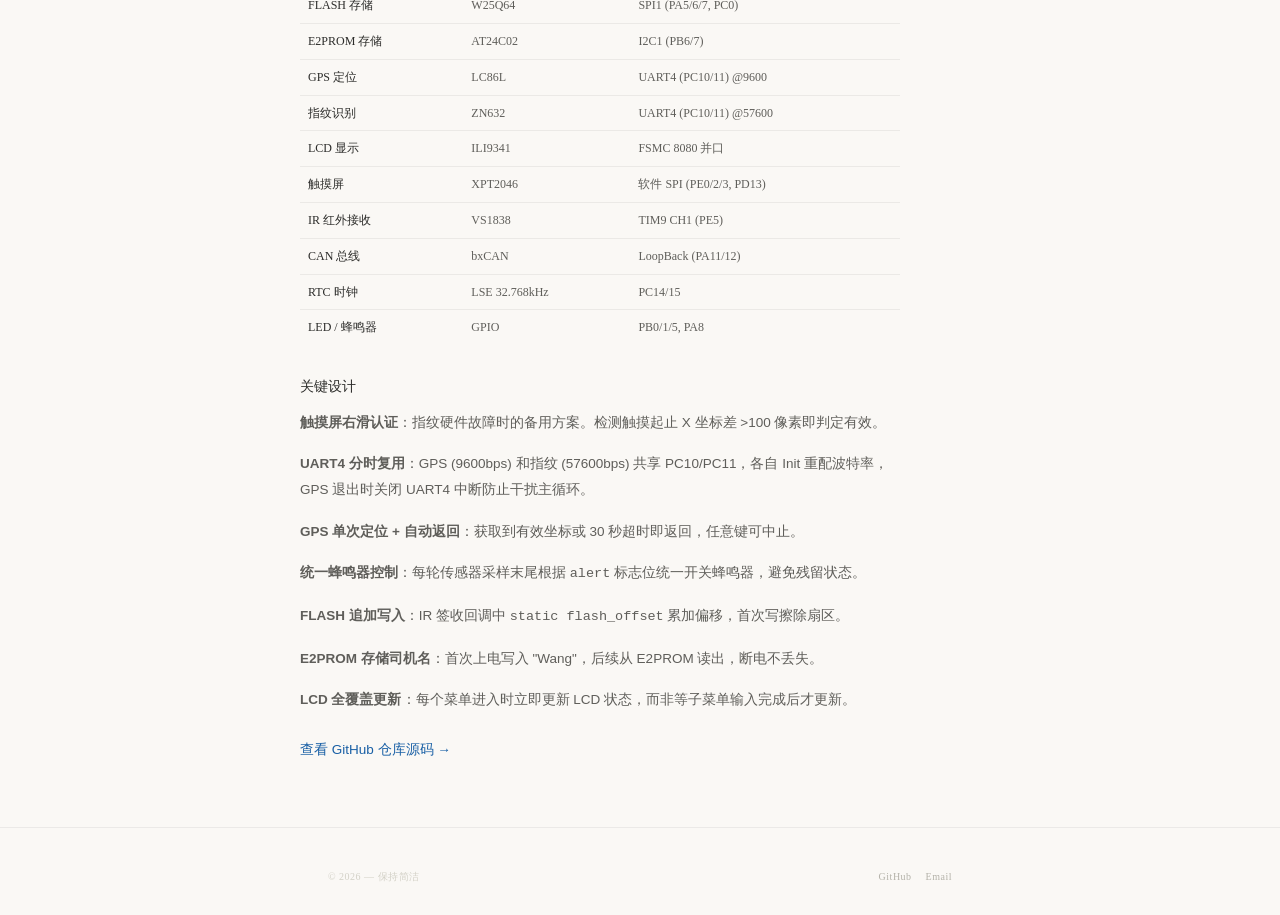
<file: project-smart-logi.html>
<!DOCTYPE html>
<html lang="zh-CN">
<head>
  <meta charset="UTF-8">
  <meta name="viewport" content="width=device-width, initial-scale=1.0">
  <title>智能物流配送终端 · 项目详情</title>
  <link rel="stylesheet" href="style.css">
</head>
<body>

  <div class="page-turn-overlay" id="pageOverlay"></div>

  <nav class="site-nav">
    <div class="site-nav-inner">
      <a href="index.html" class="nav-logo">王悠然</a>
      <ul class="nav-links">
        <li><a href="projects.html">项目</a></li>
        <li><a href="papers.html">论文</a></li>
        <li><a href="research.html">科研</a></li>
        <li><a href="hobbies.html">爱好</a></li>
      </ul>
    </div>
  </nav>

  <div class="page-content">

    <div class="site-container" style="margin-bottom: 24px;">
      <a href="projects.html" class="back-link">
        <span class="back-arrow">&larr;</span>
        返回项目列表
      </a>
    </div>

    <section class="page-header site-container">
      <div class="page-title">智能物流配送终端</div>
      <div class="page-subtitle">STM32F407 嵌入式综合项目 · 小学期实验</div>
    </section>

    <section class="section site-container" style="padding-top: 0;">
      <div class="detail-meta">
        <div class="detail-meta-item">时间 <span>2026.07</span></div>
        <div class="detail-meta-item">角色 <span>独立完成</span></div>
        <div class="detail-meta-item">MCU <span>STM32F407ZGT6 · ARM Cortex-M4 · 168MHz</span></div>
        <div class="detail-meta-item">开发板 <span>青软遨游 QST-AU100</span></div>
        <div class="detail-meta-item">环境 <span>Keil MDK 5.25 · StdPeriph Lib V1.4.0</span></div>
      </div>

      <div class="detail-body">
        <h3>项目概述</h3>
        <p>软件学院小学期 STM32F4 系列实验，系统性地完成 <strong>22 个实验</strong>，涵盖基础外设驱动到多模块综合应用。最终将 <strong>12 个外设模块</strong>整合为「智能物流配送终端」综合项目，模拟冷链运输全流程：司机认证 &rarr; GPS 定位 &rarr; 环境监控 &rarr; 签收确认 &rarr; 记录存档。</p>

        <h3>实验体系</h3>
        <p>22 个实验分五个阶段递进展开，从 GPIO 点灯到指纹识别与 NFC 读写，逐步建立对 STM32 时钟系统、中断优先级、标准外设库的扎实理解。</p>

        <table style="width:100%; border-collapse:collapse; font-size:12px; font-family:var(--serif); margin:12px 0;">
          <thead>
            <tr style="border-bottom:0.5px solid rgba(0,0,0,0.12);">
              <th style="text-align:left; padding:6px 8px; font-weight:500; color:var(--ink-secondary);">阶段</th>
              <th style="text-align:center; padding:6px 8px; font-weight:500; color:var(--ink-secondary);">数量</th>
              <th style="text-align:left; padding:6px 8px; font-weight:500; color:var(--ink-secondary);">实验内容</th>
            </tr>
          </thead>
          <tbody>
            <tr style="border-bottom:0.5px solid rgba(0,0,0,0.06);">
              <td style="padding:6px 8px; color:var(--ink);">基础外设</td>
              <td style="padding:6px 8px; color:var(--ink-secondary); text-align:center;">11</td>
              <td style="padding:6px 8px; color:var(--ink-secondary);">GPIO LED / 蜂鸣器 / 按键消抖 / 外部中断 EXTI / USART 串口通信 / TIM 定时器中断 / PWM 呼吸灯 / ADC 电位器 / DAC 锯齿波 / DMA 传输 / RTC 日历</td>
            </tr>
            <tr style="border-bottom:0.5px solid rgba(0,0,0,0.06);">
              <td style="padding:6px 8px; color:var(--ink);">传感器</td>
              <td style="padding:6px 8px; color:var(--ink-secondary); text-align:center;">2</td>
              <td style="padding:6px 8px; color:var(--ink-secondary);">DHT11 单总线温湿度 / MQ2 模拟燃气 ADC 采集</td>
            </tr>
            <tr style="border-bottom:0.5px solid rgba(0,0,0,0.06);">
              <td style="padding:6px 8px; color:var(--ink);">总线与协议</td>
              <td style="padding:6px 8px; color:var(--ink-secondary); text-align:center;">4</td>
              <td style="padding:6px 8px; color:var(--ink-secondary);">I&sup2;C 驱动 AT24C02 E2PROM / SPI 驱动 W25Q64 FLASH / CAN 总线 LoopBack 收发 / UART 解析 GPS NMEA 报文</td>
            </tr>
            <tr style="border-bottom:0.5px solid rgba(0,0,0,0.06);">
              <td style="padding:6px 8px; color:var(--ink);">人机交互</td>
              <td style="padding:6px 8px; color:var(--ink-secondary); text-align:center;">3</td>
              <td style="padding:6px 8px; color:var(--ink-secondary);">ILI9341 LCD 显示（FSMC 8080 并口）/ XPT2046 电阻触摸屏校准 / 红外 NEC 协议编码发送与解码接收</td>
            </tr>
            <tr>
              <td style="padding:6px 8px; color:var(--ink);">综合应用</td>
              <td style="padding:6px 8px; color:var(--ink-secondary); text-align:center;">2</td>
              <td style="padding:6px 8px; color:var(--ink-secondary);">ZN632 指纹录入与 1:N 匹配 / PN532 对 Mifare S50 NFC 标签读写</td>
            </tr>
          </tbody>
        </table>

        <h3>综合项目：冷链物流模拟</h3>
        <p>将 12 个模块整合为生鲜冷链运输场景。由于实验在室内进行，部分场景通过等效方式模拟：手指捏 DHT11 模拟温度超标、酒精棉片靠近 MQ2 模拟火灾预警、红外遥控器模拟收货人签收。</p>

        <table style="width:100%; border-collapse:collapse; font-size:12px; font-family:var(--serif); margin:12px 0;">
          <thead>
            <tr style="border-bottom:0.5px solid rgba(0,0,0,0.12);">
              <th style="text-align:center; padding:6px 8px; font-weight:500; color:var(--ink-secondary);">菜单</th>
              <th style="text-align:left; padding:6px 8px; font-weight:500; color:var(--ink-secondary);">功能</th>
              <th style="text-align:left; padding:6px 8px; font-weight:500; color:var(--ink-secondary);">涉及模块</th>
            </tr>
          </thead>
          <tbody>
            <tr style="border-bottom:0.5px solid rgba(0,0,0,0.06);">
              <td style="padding:6px 8px; color:var(--ink); text-align:center;">1</td>
              <td style="padding:6px 8px; color:var(--ink-secondary);">身份认证（指纹 或 触摸屏右滑解锁）</td>
              <td style="padding:6px 8px; color:var(--ink-secondary);">ZN632 / XPT2046 + LCD</td>
            </tr>
            <tr style="border-bottom:0.5px solid rgba(0,0,0,0.06);">
              <td style="padding:6px 8px; color:var(--ink); text-align:center;">2</td>
              <td style="padding:6px 8px; color:var(--ink-secondary);">GPS 单次定位，自动返回</td>
              <td style="padding:6px 8px; color:var(--ink-secondary);">LC86L + UART4</td>
            </tr>
            <tr style="border-bottom:0.5px solid rgba(0,0,0,0.06);">
              <td style="padding:6px 8px; color:var(--ink); text-align:center;">3</td>
              <td style="padding:6px 8px; color:var(--ink-secondary);">温湿度 + 可燃气体循环监控，超限报警</td>
              <td style="padding:6px 8px; color:var(--ink-secondary);">DHT11 + MQ2 + LED/Buzzer</td>
            </tr>
            <tr style="border-bottom:0.5px solid rgba(0,0,0,0.06);">
              <td style="padding:6px 8px; color:var(--ink); text-align:center;">4</td>
              <td style="padding:6px 8px; color:var(--ink-secondary);">LCD 全屏刷新（标题 + 司机 + 时间 + 日期）</td>
              <td style="padding:6px 8px; color:var(--ink-secondary);">ILI9341 + RTC + E2PROM</td>
            </tr>
            <tr style="border-bottom:0.5px solid rgba(0,0,0,0.06);">
              <td style="padding:6px 8px; color:var(--ink); text-align:center;">5</td>
              <td style="padding:6px 8px; color:var(--ink-secondary);">IR 遥控签收 &rarr; 蜂鸣器 + FLASH 存记录</td>
              <td style="padding:6px 8px; color:var(--ink-secondary);">IR + W25Q64</td>
            </tr>
            <tr style="border-bottom:0.5px solid rgba(0,0,0,0.06);">
              <td style="padding:6px 8px; color:var(--ink); text-align:center;">6</td>
              <td style="padding:6px 8px; color:var(--ink-secondary);">FLASH 历史签收记录导出</td>
              <td style="padding:6px 8px; color:var(--ink-secondary);">W25Q64</td>
            </tr>
            <tr style="border-bottom:0.5px solid rgba(0,0,0,0.06);">
              <td style="padding:6px 8px; color:var(--ink); text-align:center;">7</td>
              <td style="padding:6px 8px; color:var(--ink-secondary);">CAN LoopBack 自测</td>
              <td style="padding:6px 8px; color:var(--ink-secondary);">bxCAN</td>
            </tr>
            <tr>
              <td style="padding:6px 8px; color:var(--ink); text-align:center;">0</td>
              <td style="padding:6px 8px; color:var(--ink-secondary);">退出，LCD 显示 "System Off"</td>
              <td style="padding:6px 8px; color:var(--ink-secondary);">&mdash;</td>
            </tr>
          </tbody>
        </table>

        <h3>硬件资源</h3>
        <table style="width:100%; border-collapse:collapse; font-size:12px; font-family:var(--serif); margin:12px 0;">
          <thead>
            <tr style="border-bottom:0.5px solid rgba(0,0,0,0.12);">
              <th style="text-align:left; padding:6px 8px; font-weight:500; color:var(--ink-secondary);">模块</th>
              <th style="text-align:left; padding:6px 8px; font-weight:500; color:var(--ink-secondary);">芯片/外设</th>
              <th style="text-align:left; padding:6px 8px; font-weight:500; color:var(--ink-secondary);">接口</th>
            </tr>
          </thead>
          <tbody>
            <tr style="border-bottom:0.5px solid rgba(0,0,0,0.06);">
              <td style="padding:6px 8px; color:var(--ink);">DHT11 温湿度</td>
              <td style="padding:6px 8px; color:var(--ink-secondary);">DHT11</td>
              <td style="padding:6px 8px; color:var(--ink-secondary);">单总线 PE6</td>
            </tr>
            <tr style="border-bottom:0.5px solid rgba(0,0,0,0.06);">
              <td style="padding:6px 8px; color:var(--ink);">MQ2 燃气</td>
              <td style="padding:6px 8px; color:var(--ink-secondary);">MQ2</td>
              <td style="padding:6px 8px; color:var(--ink-secondary);">ADC1 CH12 (PC2)</td>
            </tr>
            <tr style="border-bottom:0.5px solid rgba(0,0,0,0.06);">
              <td style="padding:6px 8px; color:var(--ink);">FLASH 存储</td>
              <td style="padding:6px 8px; color:var(--ink-secondary);">W25Q64</td>
              <td style="padding:6px 8px; color:var(--ink-secondary);">SPI1 (PA5/6/7, PC0)</td>
            </tr>
            <tr style="border-bottom:0.5px solid rgba(0,0,0,0.06);">
              <td style="padding:6px 8px; color:var(--ink);">E2PROM 存储</td>
              <td style="padding:6px 8px; color:var(--ink-secondary);">AT24C02</td>
              <td style="padding:6px 8px; color:var(--ink-secondary);">I2C1 (PB6/7)</td>
            </tr>
            <tr style="border-bottom:0.5px solid rgba(0,0,0,0.06);">
              <td style="padding:6px 8px; color:var(--ink);">GPS 定位</td>
              <td style="padding:6px 8px; color:var(--ink-secondary);">LC86L</td>
              <td style="padding:6px 8px; color:var(--ink-secondary);">UART4 (PC10/11) @9600</td>
            </tr>
            <tr style="border-bottom:0.5px solid rgba(0,0,0,0.06);">
              <td style="padding:6px 8px; color:var(--ink);">指纹识别</td>
              <td style="padding:6px 8px; color:var(--ink-secondary);">ZN632</td>
              <td style="padding:6px 8px; color:var(--ink-secondary);">UART4 (PC10/11) @57600</td>
            </tr>
            <tr style="border-bottom:0.5px solid rgba(0,0,0,0.06);">
              <td style="padding:6px 8px; color:var(--ink);">LCD 显示</td>
              <td style="padding:6px 8px; color:var(--ink-secondary);">ILI9341</td>
              <td style="padding:6px 8px; color:var(--ink-secondary);">FSMC 8080 并口</td>
            </tr>
            <tr style="border-bottom:0.5px solid rgba(0,0,0,0.06);">
              <td style="padding:6px 8px; color:var(--ink);">触摸屏</td>
              <td style="padding:6px 8px; color:var(--ink-secondary);">XPT2046</td>
              <td style="padding:6px 8px; color:var(--ink-secondary);">软件 SPI (PE0/2/3, PD13)</td>
            </tr>
            <tr style="border-bottom:0.5px solid rgba(0,0,0,0.06);">
              <td style="padding:6px 8px; color:var(--ink);">IR 红外接收</td>
              <td style="padding:6px 8px; color:var(--ink-secondary);">VS1838</td>
              <td style="padding:6px 8px; color:var(--ink-secondary);">TIM9 CH1 (PE5)</td>
            </tr>
            <tr style="border-bottom:0.5px solid rgba(0,0,0,0.06);">
              <td style="padding:6px 8px; color:var(--ink);">CAN 总线</td>
              <td style="padding:6px 8px; color:var(--ink-secondary);">bxCAN</td>
              <td style="padding:6px 8px; color:var(--ink-secondary);">LoopBack (PA11/12)</td>
            </tr>
            <tr style="border-bottom:0.5px solid rgba(0,0,0,0.06);">
              <td style="padding:6px 8px; color:var(--ink);">RTC 时钟</td>
              <td style="padding:6px 8px; color:var(--ink-secondary);">LSE 32.768kHz</td>
              <td style="padding:6px 8px; color:var(--ink-secondary);">PC14/15</td>
            </tr>
            <tr>
              <td style="padding:6px 8px; color:var(--ink);">LED / 蜂鸣器</td>
              <td style="padding:6px 8px; color:var(--ink-secondary);">GPIO</td>
              <td style="padding:6px 8px; color:var(--ink-secondary);">PB0/1/5, PA8</td>
            </tr>
          </tbody>
        </table>

        <h3>关键设计</h3>
        <p><strong>触摸屏右滑认证</strong>：指纹硬件故障时的备用方案。检测触摸起止 X 坐标差 &gt;100 像素即判定有效。</p>
        <p><strong>UART4 分时复用</strong>：GPS (9600bps) 和指纹 (57600bps) 共享 PC10/PC11，各自 Init 重配波特率，GPS 退出时关闭 UART4 中断防止干扰主循环。</p>
        <p><strong>GPS 单次定位 + 自动返回</strong>：获取到有效坐标或 30 秒超时即返回，任意键可中止。</p>
        <p><strong>统一蜂鸣器控制</strong>：每轮传感器采样末尾根据 <code>alert</code> 标志位统一开关蜂鸣器，避免残留状态。</p>
        <p><strong>FLASH 追加写入</strong>：IR 签收回调中 <code>static flash_offset</code> 累加偏移，首次写擦除扇区。</p>
        <p><strong>E2PROM 存储司机名</strong>：首次上电写入 "Wang"，后续从 E2PROM 读出，断电不丢失。</p>
        <p><strong>LCD 全覆盖更新</strong>：每个菜单进入时立即更新 LCD 状态，而非等子菜单输入完成后才更新。</p>

        <p style="margin-top: 24px;">
          <a href="https://github.com/youranwang-hub/Harmony" target="_blank">查看 GitHub 仓库源码 &rarr;</a>
        </p>
      </div>
    </section>

  </div>

  <footer class="site-footer">
    <div class="site-footer-inner">
      <div class="footer-copy">&copy; 2026 &mdash; 保持简洁</div>
      <div class="footer-links">
        <a href="https://github.com/youranwang-hub" target="_blank">GitHub</a>
        <a href="mailto:youranwang636@gmail.com">Email</a>
      </div>
    </div>
  </footer>

  <script>
    document.querySelectorAll('a[href]').forEach(link => {
      const href = link.getAttribute('href');
      if (!href || href === '#' || href.startsWith('http') || href.startsWith('mailto')) return;
      link.addEventListener('click', function(e) {
        e.preventDefault();
        const overlay = document.getElementById('pageOverlay');
        overlay.classList.add('active');
        setTimeout(() => { window.location.href = href; }, 560);
      });
    });
  </script>

</body>
</html>
</file>
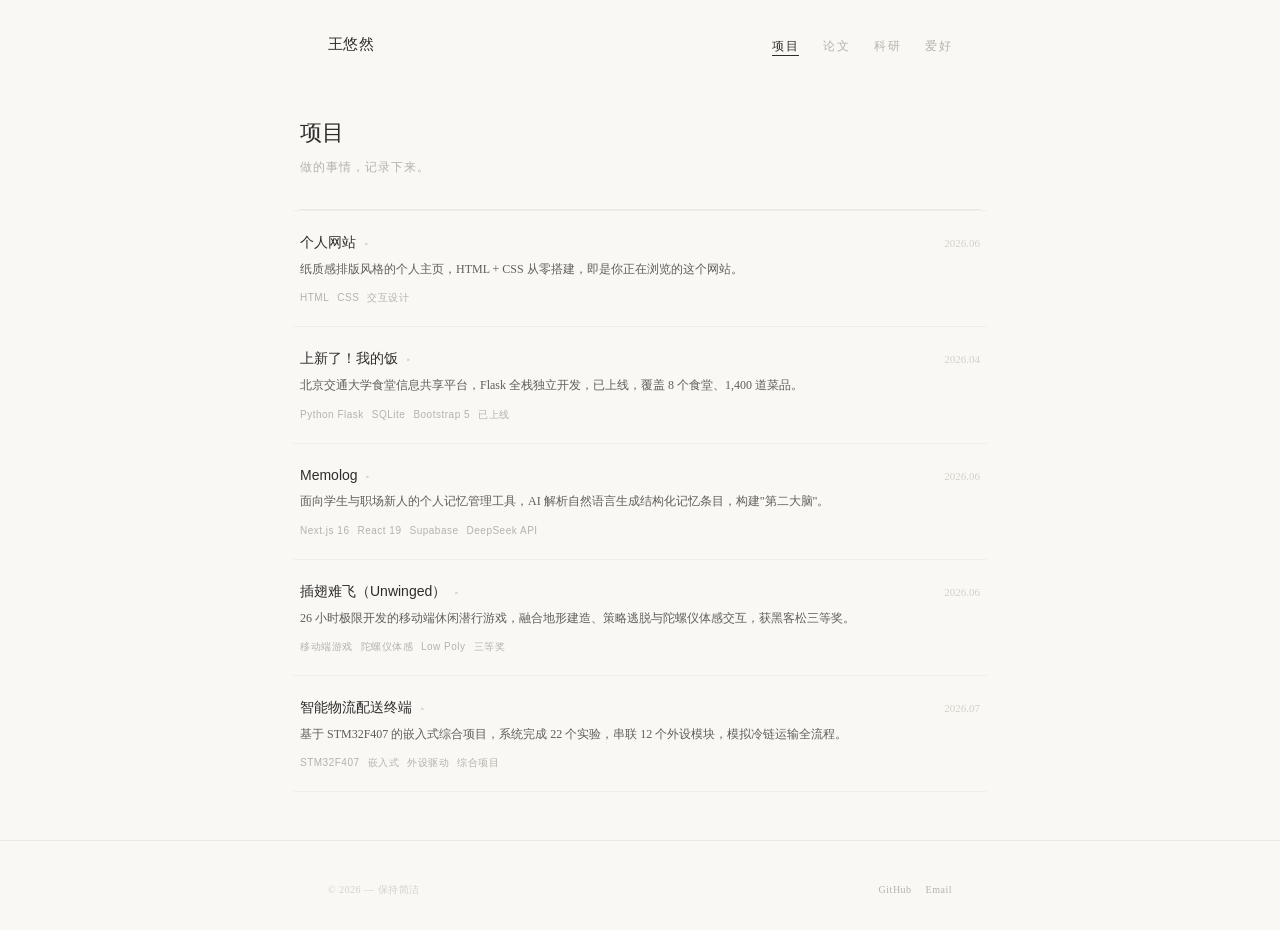
<file: projects.html>
<!DOCTYPE html>
<html lang="zh-CN">
<head>
  <meta charset="UTF-8">
  <meta name="viewport" content="width=device-width, initial-scale=1.0">
  <title>项目 &middot; 王悠然</title>
  <link rel="stylesheet" href="style.css">
</head>
<body>

  <div class="page-turn-overlay" id="pageOverlay"></div>

  <nav class="site-nav">
    <div class="site-nav-inner">
      <a href="index.html" class="nav-logo">王悠然</a>
      <ul class="nav-links">
        <li><a href="projects.html" class="active">项目</a></li>
        <li><a href="papers.html">论文</a></li>
        <li><a href="research.html">科研</a></li>
        <li><a href="hobbies.html">爱好</a></li>
      </ul>
    </div>
  </nav>

  <div class="page-content">

    <section class="page-header site-container">
      <div class="page-title">项目</div>
      <div class="page-subtitle">做的事情，记录下来。</div>
    </section>

    <section class="section site-container" style="padding-top: 0;">

      <div class="project-card" onclick="toggleDetail(this)">
        <div class="project-card-header">
          <div>
            <span class="project-title">
              个人网站
              <span class="project-title-underline"></span>
            </span>
            <span class="expand-icon">&#9656;</span>
          </div>
          <span class="project-year">2026.06</span>
        </div>
        <div class="project-desc">纸质感排版风格的个人主页，HTML + CSS 从零搭建，即是你正在浏览的这个网站。</div>
        <div class="project-detail">
          <div class="project-detail-inner">
            <p>设计灵感来自纸质书籍的排版美学——米白底色、衬线字体、极细分隔线，以及克制的鼠标交互。</p>
            <p>技术栈：原生 HTML / CSS，含翻页过渡动画与卡片展开交互。目标是做一个自己愿意长期维护的个人空间。</p>
          </div>
        </div>
        <div class="project-tags">
          <span class="project-tag">HTML</span>
          <span class="project-tag">CSS</span>
          <span class="project-tag">交互设计</span>
        </div>
      </div>

      <div class="project-card" onclick="toggleDetail(this)">
        <div class="project-card-header">
          <div>
            <span class="project-title">
              上新了！我的饭
              <span class="project-title-underline"></span>
            </span>
            <span class="expand-icon">&#9656;</span>
          </div>
          <span class="project-year">2026.04</span>
        </div>
        <div class="project-desc">北京交通大学食堂信息共享平台，Flask 全栈独立开发，已上线，覆盖 8 个食堂、1,400 道菜品。</div>
        <div class="project-detail">
          <div class="project-detail-inner">
            <p>面向北京交通大学师生的菜品浏览、评分评论、社区交流与三餐打卡一站式平台。独立完成全栈开发，SSR 架构，部署于 PythonAnywhere。</p>
            <p>数据库覆盖 8 个食堂、63 个档口、1,400 道菜品。首页基于「评分×评论数」智能推荐，含实时人流量、三餐打卡积分体系、社区发帖等功能。CSRF Token 防护，Flask-Login + bcrypt 认证。</p>
            <p><a href="project-new-meal.html">查看完整项目 &rarr;</a></p>
          </div>
        </div>
        <div class="project-tags">
          <span class="project-tag">Python Flask</span>
          <span class="project-tag">SQLite</span>
          <span class="project-tag">Bootstrap 5</span>
          <span class="project-tag">已上线</span>
        </div>
      </div>

      <div class="project-card" onclick="toggleDetail(this)">
        <div class="project-card-header">
          <div>
            <span class="project-title">
              Memolog
              <span class="project-title-underline"></span>
            </span>
            <span class="expand-icon">&#9656;</span>
          </div>
          <span class="project-year">2026.06</span>
        </div>
        <div class="project-desc">面向学生与职场新人的个人记忆管理工具，AI 解析自然语言生成结构化记忆条目，构建"第二大脑"。</div>
        <div class="project-detail">
          <div class="project-detail-inner">
            <p>AI 智能解析用户输入的自然语言，自动提取日期、成果、情绪等关键要素，生成标准化记忆条目；内置日历视图支持按日月年回溯，记忆库支持多维度筛选检索，记忆图谱可视化经历间的潜在关联，AI 一键生成简历或定制化文案并保存历史。</p>
            <p>前端采用 Next.js 16 与 React 19，样式基于 Tailwind CSS 4 与 shadcn/ui；后端依托 Supabase 的 PostgreSQL 与 Row Level Security 策略处理认证与数据隔离；AI 能力集成 DeepSeek API 负责自然语言理解与内容生成。</p>
            <p><a href="project-memolog.html">查看完整项目 &rarr;</a></p>
          </div>
        </div>
        <div class="project-tags">
          <span class="project-tag">Next.js 16</span>
          <span class="project-tag">React 19</span>
          <span class="project-tag">Supabase</span>
          <span class="project-tag">DeepSeek API</span>
        </div>
      </div>

      <div class="project-card" onclick="toggleDetail(this)">
        <div class="project-card-header">
          <div>
            <span class="project-title">
              插翅难飞（Unwinged）
              <span class="project-title-underline"></span>
            </span>
            <span class="expand-icon">&#9656;</span>
          </div>
          <span class="project-year">2026.06</span>
        </div>
        <div class="project-desc">26 小时极限开发的移动端休闲潜行游戏，融合地形建造、策略逃脱与陀螺仪体感交互，获黑客松三等奖。</div>
        <div class="project-detail">
          <div class="project-detail-inner">
            <p>抖音 AI 创变者计划·2026 高校黑客松联赛北京海淀第二站三等奖（唯一两人队伍）。采用 Low Poly 低多边形 + 体素方块渲染，模块化浮空岛屿场景，高饱和浅绿与淡蓝主色调，视觉明亮轻快。</p>
            <p>核心玩法为非对称潜行逃脱——玩家躲避 AI 追捕者追击并收集碎片道具，可搭建或移除方块创造遮挡与逃脱路径；移动端陀螺仪倾斜设备动态调整地形，将物理姿态操作与策略逃脱深度结合。对局结算后授予差异化专属称号，支持一键分享。</p>
          </div>
        </div>
        <div class="project-tags">
          <span class="project-tag">移动端游戏</span>
          <span class="project-tag">陀螺仪体感</span>
          <span class="project-tag">Low Poly</span>
          <span class="project-tag">三等奖</span>
        </div>
      </div>

      <div class="project-card" onclick="toggleDetail(this)">
        <div class="project-card-header">
          <div>
            <span class="project-title">
              智能物流配送终端
              <span class="project-title-underline"></span>
            </span>
            <span class="expand-icon">&#9656;</span>
          </div>
          <span class="project-year">2026.07</span>
        </div>
        <div class="project-desc">基于 STM32F407 的嵌入式综合项目，系统完成 22 个实验，串联 12 个外设模块，模拟冷链运输全流程。</div>
        <div class="project-detail">
          <div class="project-detail-inner">
            <p>系统性完成 22 个实验，分五阶段递进：基础外设（GPIO / 中断 / USART / TIM / PWM / ADC / DAC / DMA / RTC）、传感器（DHT11 / MQ2）、总线与协议（I2C / SPI / CAN / UART-GPS）、人机交互（LCD / 触摸屏 / 红外 NEC）、综合应用（ZN632 指纹 / PN532 NFC）。</p>
            <p>最终将所有模块整合为智能物流配送终端：指纹或触摸屏右滑认证司机身份，GPS 定位，DHT11 与 MQ2 循环监控货箱环境并超限触发蜂鸣器报警，红外遥控模拟收货签收并写入 FLASH 存档，QCOM 串口菜单调度，LCD 同步显示关键状态。串联 12 个外设模块，呈现从驱动开发到场景落地的工程实践全貌。</p>
            <p><a href="project-smart-logi.html">查看完整项目 &rarr;</a></p>
          </div>
        </div>
        <div class="project-tags">
          <span class="project-tag">STM32F407</span>
          <span class="project-tag">嵌入式</span>
          <span class="project-tag">外设驱动</span>
          <span class="project-tag">综合项目</span>
        </div>
      </div>

    </section>

  </div>

  <footer class="site-footer">
    <div class="site-footer-inner">
      <div class="footer-copy">&copy; 2026 &mdash; 保持简洁</div>
      <div class="footer-links">
        <a href="https://github.com/youranwang-hub" target="_blank">GitHub</a>
        <a href="mailto:youranwang636@gmail.com">Email</a>
      </div>
    </div>
  </footer>

  <script>
    document.querySelectorAll('a[href]').forEach(link => {
      const href = link.getAttribute('href');
      if (!href || href === '#' || href.startsWith('http') || href.startsWith('mailto')) return;
      link.addEventListener('click', function(e) {
        e.preventDefault();
        const overlay = document.getElementById('pageOverlay');
        overlay.classList.add('active');
        setTimeout(() => { window.location.href = href; }, 560);
      });
    });

    function toggleDetail(card) {
      const detail = card.querySelector('.project-detail');
      const icon = card.querySelector('.expand-icon');
      if (!detail) return;
      document.querySelectorAll('.project-detail.open').forEach(d => {
        if (d !== detail) {
          d.classList.remove('open');
          const c = d.closest('.project-card');
          if (c) c.querySelector('.expand-icon')?.classList.remove('open');
        }
      });
      detail.classList.toggle('open');
      if (icon) icon.classList.toggle('open');
    }
  </script>

</body>
</html>
</file>
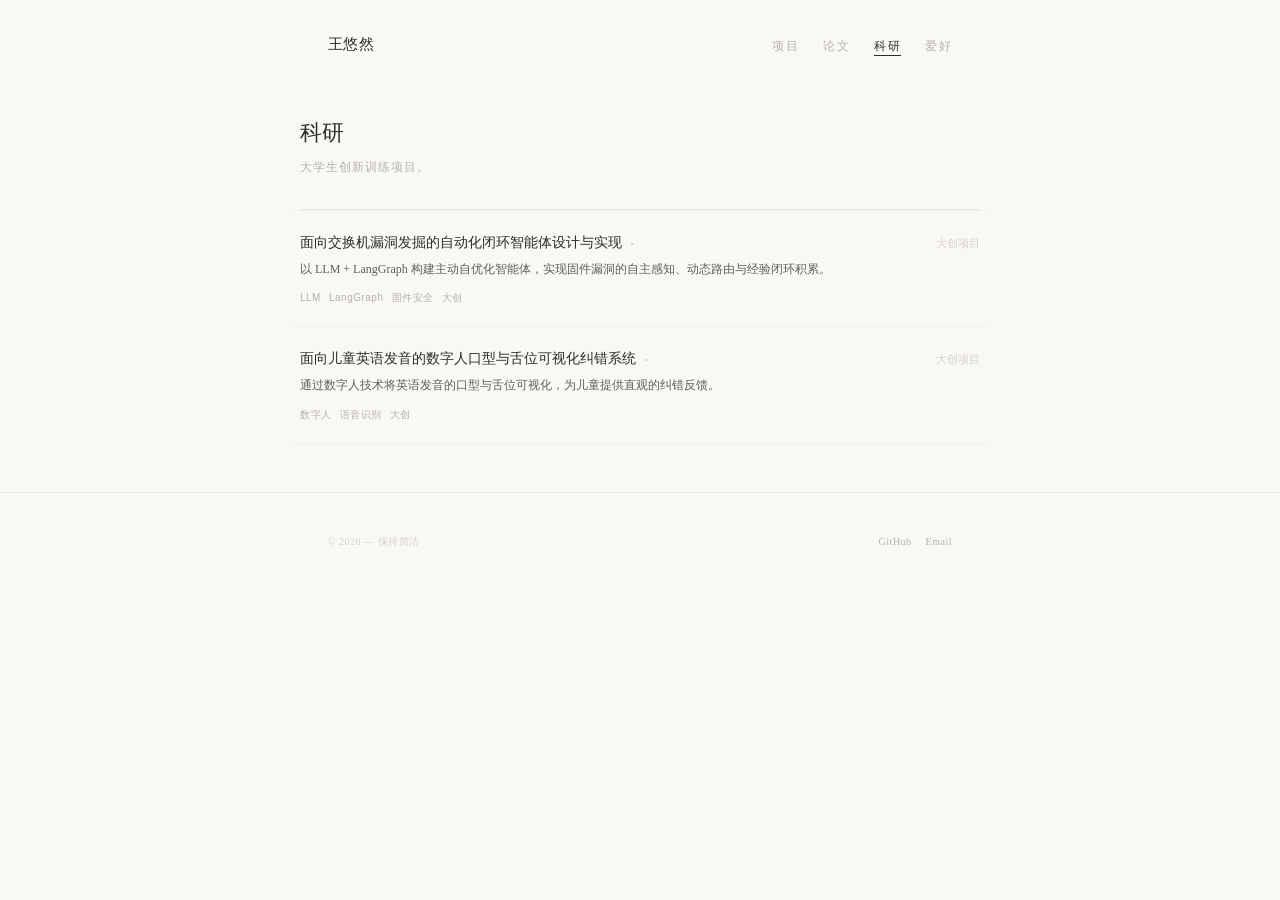
<file: research.html>
<!DOCTYPE html>
<html lang="zh-CN">
<head>
  <meta charset="UTF-8">
  <meta name="viewport" content="width=device-width, initial-scale=1.0">
  <title>科研 &middot; 王悠然</title>
  <link rel="stylesheet" href="style.css">
</head>
<body>

  <div class="page-turn-overlay" id="pageOverlay"></div>

  <nav class="site-nav">
    <div class="site-nav-inner">
      <a href="index.html" class="nav-logo">王悠然</a>
      <ul class="nav-links">
        <li><a href="projects.html">项目</a></li>
        <li><a href="papers.html">论文</a></li>
        <li><a href="research.html" class="active">科研</a></li>
        <li><a href="hobbies.html">爱好</a></li>
      </ul>
    </div>
  </nav>

  <div class="page-content">

    <section class="page-header site-container">
      <div class="page-title">科研</div>
      <div class="page-subtitle">大学生创新训练项目。</div>
    </section>

    <section class="section site-container" style="padding-top: 0;">

      <div class="project-card" onclick="toggleDetail(this)">
        <div class="project-card-header">
          <div>
            <span class="project-title">
              面向交换机漏洞发掘的自动化闭环智能体设计与实现
              <span class="project-title-underline"></span>
            </span>
            <span class="expand-icon">&#9656;</span>
          </div>
          <span class="project-year">大创项目</span>
        </div>
        <div class="project-desc">以 LLM + LangGraph 构建主动自优化智能体，实现固件漏洞的自主感知、动态路由与经验闭环积累。</div>
        <div class="project-detail">
          <div class="project-detail-inner">
            <p><strong>对比传统方案</strong>：传统工具依赖预设脚本、被动静态扫描，无法理解固件底层逻辑，难以识别未知后门与新型攻击。</p>
            <p><strong>本项目三大创新：</strong></p>
            <ul style="margin: 8px 0 8px 16px; font-size: 12px; color: var(--ink-secondary); line-height: 2; font-family: var(--serif);">
              <li>从「死板匹配」到「语义理解」——引入大语言模型（LLM）阅读固件反汇编代码，系统能像安全专家一样理解程序真实业务逻辑，精准挖掘隐藏后门。</li>
              <li>从「固定脚本」到「动态路由」——利用 LangGraph 智能体编排，根据上一步分析结果自主决定下一步是深入发包测试还是跳过无关模块，极大提高检测效率。</li>
              <li>从「一次性检测」到「经验闭环」——测试成功的漏洞特征自动写回知识库，随着测试设备增多，系统积累的经验越丰富，后续检测越准。</li>
            </ul>
            <p><strong>核心架构</strong>：感知环境 → 推理策略 → 执行行动 → 反馈进化，形成主动自优化的智能决策闭环。</p>
            <p>技术方向：大语言模型、LangGraph 智能体框架、固件安全分析、自动化漏洞挖掘。</p>
          </div>
        </div>
        <div class="project-tags">
          <span class="project-tag">LLM</span>
          <span class="project-tag">LangGraph</span>
          <span class="project-tag">固件安全</span>
          <span class="project-tag">大创</span>
        </div>
      </div>

      <div class="project-card" onclick="toggleDetail(this)">
        <div class="project-card-header">
          <div>
            <span class="project-title">
              面向儿童英语发音的数字人口型与舌位可视化纠错系统
              <span class="project-title-underline"></span>
            </span>
            <span class="expand-icon">&#9656;</span>
          </div>
          <span class="project-year">大创项目</span>
        </div>
        <div class="project-desc">通过数字人技术将英语发音的口型与舌位可视化，为儿童提供直观的纠错反馈。</div>
        <div class="project-detail">
          <div class="project-detail-inner">
            <p>传统英语发音教学依赖教师口耳相传，儿童难以看到自己与标准发音之间的解剖学差异。本项目以数字人技术为媒介，将抽象的音标对比转化为直观的口型与舌位三维动画。</p>
            <p>方向涉及：语音识别、数字人动画、计算机视觉、教育技术。</p>
          </div>
        </div>
        <div class="project-tags">
          <span class="project-tag">数字人</span>
          <span class="project-tag">语音识别</span>
          <span class="project-tag">大创</span>
        </div>
      </div>

    </section>

  </div>

  <footer class="site-footer">
    <div class="site-footer-inner">
      <div class="footer-copy">&copy; 2026 &mdash; 保持简洁</div>
      <div class="footer-links">
        <a href="https://github.com/youranwang-hub" target="_blank">GitHub</a>
        <a href="mailto:youranwang636@gmail.com">Email</a>
      </div>
    </div>
  </footer>

  <script>
    document.querySelectorAll('a[href]').forEach(link => {
      const href = link.getAttribute('href');
      if (!href || href === '#' || href.startsWith('http') || href.startsWith('mailto')) return;
      link.addEventListener('click', function(e) {
        e.preventDefault();
        const overlay = document.getElementById('pageOverlay');
        overlay.classList.add('active');
        setTimeout(() => { window.location.href = href; }, 560);
      });
    });

    function toggleDetail(card) {
      const detail = card.querySelector('.project-detail');
      const icon = card.querySelector('.expand-icon');
      if (!detail) return;
      document.querySelectorAll('.project-detail.open').forEach(d => {
        if (d !== detail) {
          d.classList.remove('open');
          const c = d.closest('.project-card');
          if (c) c.querySelector('.expand-icon')?.classList.remove('open');
        }
      });
      detail.classList.toggle('open');
      if (icon) icon.classList.toggle('open');
    }
  </script>

</body>
</html>
</file>
<file: style.css>
/* ============================================
   纸质感个人网站 - 共享样式
   ============================================ */

/* --- Reset & Base --- */
*, *::before, *::after {
  margin: 0;
  padding: 0;
  box-sizing: border-box;
}

:root {
  --paper: #FAF8F5;
  --paper-alt: #F3F0EB;
  --ink: #2C2C2A;
  --ink-secondary: #5F5E5A;
  --ink-muted: #B4B2A9;
  --ink-hint: #D3D1C7;
  --accent: #185FA5;
  --accent-warm: #BA7517;
  --serif: Georgia, 'Times New Roman', 'Noto Serif SC', serif;
  --sans: -apple-system, BlinkMacSystemFont, 'Segoe UI', 'Noto Sans SC', sans-serif;
  --transition-fast: 200ms cubic-bezier(0.25, 0.46, 0.45, 0.94);
  --transition-medium: 400ms cubic-bezier(0.25, 0.46, 0.45, 0.94);
  --transition-slow: 600ms cubic-bezier(0.25, 0.46, 0.45, 0.94);
}

html {
  scroll-behavior: smooth;
}

body {
  font-family: var(--sans);
  background: var(--paper);
  color: var(--ink);
  line-height: 1.7;
  font-size: 15px;
  min-height: 100vh;
  -webkit-font-smoothing: antialiased;
}

/* --- Page Transition Overlay --- */
.page-turn-overlay {
  position: fixed;
  top: 0;
  left: 0;
  width: 100%;
  height: 100%;
  background: var(--paper);
  z-index: 9999;
  transform: translateX(100%);
  pointer-events: none;
}

.page-turn-overlay.active {
  animation: pageTurnIn 600ms cubic-bezier(0.25, 0.46, 0.45, 0.94) forwards;
}

@keyframes pageTurnIn {
  0%   { transform: translateX(100%); }
  100% { transform: translateX(0%); }
}

@keyframes pageTurnOut {
  0%   { transform: translateX(0%); opacity: 1; }
  100% { transform: translateX(-8%); opacity: 0; }
}

/* --- Page Load Animation --- */
.page-content {
  animation: pageReveal 600ms cubic-bezier(0.25, 0.46, 0.45, 0.94) both;
}

@keyframes pageReveal {
  0%   { opacity: 0; transform: translateX(30px); }
  100% { opacity: 1; transform: translateX(0); }
}

/* --- Layout --- */
.site-container {
  max-width: 680px;
  margin: 0 auto;
  padding: 0 28px;
}

/* --- Navigation --- */
.site-nav {
  padding: 32px 0 0 0;
  margin-bottom: 8px;
}

.site-nav-inner {
  max-width: 680px;
  margin: 0 auto;
  padding: 0 28px;
  display: flex;
  align-items: center;
  justify-content: space-between;
}

.nav-logo {
  font-family: var(--serif);
  font-size: 15px;
  font-weight: 500;
  color: var(--ink);
  text-decoration: none;
  letter-spacing: 0.3px;
  transition: color var(--transition-fast);
}

.nav-logo:hover {
  color: var(--accent);
}

.nav-links {
  display: flex;
  gap: 24px;
  list-style: none;
}

.nav-links a {
  font-size: 12px;
  color: var(--ink-muted);
  text-decoration: none;
  letter-spacing: 1.5px;
  text-transform: none;
  font-family: var(--serif);
  position: relative;
  transition: color var(--transition-fast);
}

.nav-links a::after {
  content: '';
  position: absolute;
  bottom: -2px;
  left: 0;
  width: 0;
  height: 0.5px;
  background: var(--ink);
  transition: width var(--transition-medium);
}

.nav-links a:hover {
  color: var(--ink);
}

.nav-links a:hover::after {
  width: 100%;
}

.nav-links a.active {
  color: var(--ink);
}

.nav-links a.active::after {
  width: 100%;
}

/* --- Header / Hero --- */
.hero {
  padding: 56px 0 40px 0;
}

.hero-name {
  font-family: var(--serif);
  font-size: 28px;
  font-weight: 500;
  color: var(--ink);
  letter-spacing: 0.5px;
  margin-bottom: 6px;
}

.hero-tagline {
  font-family: var(--serif);
  font-size: 12px;
  color: var(--ink-muted);
  letter-spacing: 1px;
  margin-bottom: 20px;
}

.hero-divider {
  width: 28px;
  height: 0.5px;
  background: var(--ink-hint);
  margin-bottom: 18px;
}

.hero-desc {
  font-size: 14px;
  color: var(--ink-secondary);
  line-height: 1.9;
  max-width: 440px;
  margin-bottom: 20px;
}

.hero-links {
  display: flex;
  gap: 18px;
}

.hero-links a {
  font-size: 12px;
  color: var(--ink-muted);
  text-decoration: none;
  font-family: var(--serif);
  letter-spacing: 0.5px;
  position: relative;
  transition: color var(--transition-fast);
}

.hero-links a::after {
  content: '';
  position: absolute;
  bottom: -1px;
  left: 0;
  width: 0;
  height: 0.5px;
  background: var(--ink-muted);
  transition: width var(--transition-medium);
}

.hero-links a:hover {
  color: var(--accent);
}

.hero-links a:hover::after {
  width: 100%;
  background: var(--accent);
}

/* --- Section --- */
.section {
  padding: 32px 0;
  border-top: 0.5px solid rgba(0,0,0,0.06);
}

.section-label {
  font-family: var(--serif);
  font-size: 10px;
  color: var(--ink-hint);
  letter-spacing: 3px;
  text-transform: uppercase;
  margin-bottom: 18px;
}

/* --- Project Card --- */
.project-card {
  padding: 18px 0;
  border-bottom: 0.5px solid rgba(0,0,0,0.04);
  cursor: pointer;
  transition: background var(--transition-fast);
  margin: 0 -8px;
  padding-left: 8px;
  padding-right: 8px;
  border-radius: 4px;
}

.project-card:first-of-type {
  border-top: 0.5px solid rgba(0,0,0,0.04);
}

.project-card:hover {
  background: rgba(0,0,0,0.015);
}

.project-card-header {
  display: flex;
  align-items: baseline;
  justify-content: space-between;
  gap: 12px;
  flex-wrap: wrap;
}

.project-title {
  font-size: 14px;
  font-weight: 500;
  color: var(--ink);
  position: relative;
  display: inline;
}

.project-card:hover .project-title {
  color: var(--accent);
}

.project-title-underline {
  position: absolute;
  bottom: -1px;
  left: 0;
  width: 0;
  height: 0.5px;
  background: var(--accent);
  transition: width var(--transition-medium);
}

.project-card:hover .project-title-underline {
  width: 100%;
}

.project-year {
  font-size: 11px;
  color: var(--ink-hint);
  font-family: var(--serif);
  flex-shrink: 0;
}

.project-desc {
  font-size: 12px;
  color: var(--ink-secondary);
  line-height: 1.7;
  margin-top: 4px;
  font-family: var(--serif);
}

.project-tags {
  display: flex;
  gap: 8px;
  margin-top: 8px;
  flex-wrap: wrap;
}

.project-tag {
  font-size: 10px;
  color: var(--ink-muted);
  letter-spacing: 0.5px;
  padding: 2px 0;
}

/* --- Expandable Detail --- */
.project-detail {
  max-height: 0;
  overflow: hidden;
  transition: max-height var(--transition-medium), opacity var(--transition-medium);
  opacity: 0;
}

.project-detail.open {
  max-height: 600px;
  opacity: 1;
}

.project-detail-inner {
  padding: 14px 0 6px 0;
  font-size: 12.5px;
  color: var(--ink-secondary);
  line-height: 1.85;
}

.project-detail-inner a {
  color: var(--accent);
  text-decoration: none;
  position: relative;
}

.project-detail-inner a::after {
  content: '';
  position: absolute;
  bottom: -1px;
  left: 0;
  width: 0;
  height: 0.5px;
  background: var(--accent);
  transition: width var(--transition-medium);
}

.project-detail-inner a:hover::after {
  width: 100%;
}

.expand-icon {
  display: inline-block;
  transition: transform var(--transition-fast);
  font-size: 10px;
  color: var(--ink-hint);
  margin-left: 4px;
}

.expand-icon.open {
  transform: rotate(90deg);
}

/* --- Writing Entry --- */
.writing-entry {
  padding: 16px 0;
  border-bottom: 0.5px solid rgba(0,0,0,0.04);
}

.writing-entry:first-of-type {
  border-top: 0.5px solid rgba(0,0,0,0.04);
}

.writing-date {
  font-size: 10px;
  color: var(--ink-hint);
  font-family: var(--serif);
  letter-spacing: 2px;
  margin-bottom: 4px;
}

.writing-title {
  font-size: 14px;
  font-weight: 500;
  color: var(--ink);
  text-decoration: none;
  display: inline;
  position: relative;
  transition: color var(--transition-fast);
}

.writing-title::after {
  content: '';
  position: absolute;
  bottom: -1px;
  left: 0;
  width: 0;
  height: 0.5px;
  background: var(--ink);
  transition: width var(--transition-medium);
}

.writing-title:hover {
  color: var(--accent);
}

.writing-title:hover::after {
  width: 100%;
  background: var(--accent);
}

.writing-excerpt {
  font-size: 12px;
  color: var(--ink-secondary);
  line-height: 1.7;
  margin-top: 4px;
  font-family: var(--serif);
}

/* --- Now Section --- */
.now-grid {
  display: grid;
  grid-template-columns: repeat(auto-fit, minmax(140px, 1fr));
  gap: 16px;
}

.now-item-label {
  font-size: 10px;
  color: var(--ink-hint);
  font-family: var(--serif);
  letter-spacing: 1.5px;
  margin-bottom: 4px;
}

.now-item-value {
  font-size: 13px;
  color: var(--ink);
  line-height: 1.5;
}

/* --- Footer --- */
.site-footer {
  padding: 40px 0 32px 0;
  margin-top: 16px;
  border-top: 0.5px solid rgba(0,0,0,0.06);
}

.site-footer-inner {
  max-width: 680px;
  margin: 0 auto;
  padding: 0 28px;
  display: flex;
  justify-content: space-between;
  align-items: center;
  flex-wrap: wrap;
  gap: 8px;
}

.footer-copy {
  font-size: 10px;
  color: var(--ink-hint);
  font-family: var(--serif);
  letter-spacing: 0.5px;
}

.footer-links {
  display: flex;
  gap: 14px;
}

.footer-links a {
  font-size: 10px;
  color: var(--ink-muted);
  text-decoration: none;
  font-family: var(--serif);
  letter-spacing: 0.5px;
  transition: color var(--transition-fast);
}

.footer-links a:hover {
  color: var(--ink);
}

/* --- Back Link --- */
.back-link {
  display: inline-flex;
  align-items: center;
  gap: 6px;
  font-size: 12px;
  color: var(--ink-muted);
  text-decoration: none;
  font-family: var(--serif);
  letter-spacing: 0.5px;
  margin-bottom: 24px;
  transition: color var(--transition-fast);
}

.back-link:hover {
  color: var(--accent);
}

.back-arrow {
  display: inline-block;
  transition: transform var(--transition-fast);
}

.back-link:hover .back-arrow {
  transform: translateX(-3px);
}

/* --- Project Detail Page --- */
.detail-meta {
  display: flex;
  gap: 24px;
  flex-wrap: wrap;
  margin: 16px 0 24px 0;
}

.detail-meta-item {
  font-size: 11px;
  color: var(--ink-muted);
  font-family: var(--serif);
}

.detail-meta-item span {
  color: var(--ink-secondary);
}

.detail-body {
  font-size: 13.5px;
  color: var(--ink-secondary);
  line-height: 1.9;
  max-width: 600px;
}

.detail-body p {
  margin-bottom: 16px;
}

.detail-body h3 {
  font-size: 14px;
  font-weight: 500;
  color: var(--ink);
  margin: 28px 0 10px 0;
}

.detail-body a {
  color: var(--accent);
  text-decoration: none;
  position: relative;
}

.detail-body a::after {
  content: '';
  position: absolute;
  bottom: -1px;
  left: 0;
  width: 0;
  height: 0.5px;
  background: var(--accent);
  transition: width var(--transition-medium);
}

.detail-body a:hover::after {
  width: 100%;
}

/* --- Page Header (sub pages) --- */
.page-header {
  padding: 48px 0 32px 0;
}

.page-title {
  font-family: var(--serif);
  font-size: 22px;
  font-weight: 500;
  color: var(--ink);
  letter-spacing: 0.3px;
  margin-bottom: 6px;
}

.page-subtitle {
  font-size: 12px;
  color: var(--ink-muted);
  font-family: var(--serif);
  letter-spacing: 1px;
}

/* --- Award Badge --- */
.award-badge {
  display: inline-block;
  font-size: 10px;
  color: #BA7517;
  background: #FAEEDA;
  padding: 1px 8px;
  border-radius: 3px;
  font-family: var(--serif);
  letter-spacing: 0.5px;
  margin-right: 8px;
}

.writing-entry .wrapper {
  margin-bottom: 4px;
  display: flex;
  align-items: center;
  flex-wrap: wrap;
}

/* --- Hobby Cards --- */
.hobby-grid {
  display: grid;
  grid-template-columns: repeat(auto-fit, minmax(200px, 1fr));
  gap: 16px;
}

.hobby-card {
  padding: 20px;
  border: 0.5px solid rgba(0,0,0,0.06);
  border-radius: 6px;
  transition: background var(--transition-fast);
}

.hobby-card:hover {
  background: rgba(0,0,0,0.015);
}

.hobby-icon {
  margin-bottom: 10px;
}

.hobby-title {
  font-size: 13px;
  font-weight: 500;
  color: var(--ink);
  margin-bottom: 4px;
}

.hobby-desc {
  font-size: 11px;
  color: var(--ink-secondary);
  font-family: var(--serif);
  line-height: 1.7;
}

/* --- Photo Gallery — Horizontal Stack --- */
.gallery-stack {
  display: flex;
  flex-direction: row;
  height: 340px;
  margin-bottom: 20px;
  overflow: hidden;
}

.gallery-item {
  flex: 0 0 44px;
  transition: flex 500ms cubic-bezier(0.25, 0.46, 0.45, 0.94);
  overflow: hidden;
  cursor: pointer;
  border-radius: 2px;
}

.gallery-item + .gallery-item {
  margin-left: 3px;
}

.gallery-item:hover {
  flex: 0 0 300px;
}

.gallery-item img {
  width: 300px;
  height: 340px;
  object-fit: cover;
  display: block;
  min-width: 300px;
  background: #F0EDE7;
  border-radius: 2px;
}

.gallery-more {
  display: inline-block;
  font-size: 11px;
  color: var(--ink-muted);
  text-decoration: none;
  font-family: var(--serif);
  letter-spacing: 1px;
  transition: color var(--transition-fast);
  position: relative;
}

.gallery-more::after {
  content: '';
  position: absolute;
  bottom: -1px;
  left: 0;
  width: 0;
  height: 0.5px;
  background: var(--ink-muted);
  transition: width var(--transition-medium);
}

.gallery-more:hover {
  color: var(--ink);
}

.gallery-more:hover::after {
  width: 100%;
}

/* --- Lightbox --- */
.lightbox-overlay {
  position: fixed;
  top: 0;
  left: 0;
  width: 100%;
  height: 100%;
  background: rgba(28, 28, 26, 0.94);
  z-index: 10000;
  display: flex;
  align-items: center;
  justify-content: center;
  opacity: 0;
  pointer-events: none;
  transition: opacity 300ms ease;
}

.lightbox-overlay.open {
  opacity: 1;
  pointer-events: auto;
}

.lightbox-overlay img {
  max-width: 88vw;
  max-height: 85vh;
  object-fit: contain;
  border-radius: 2px;
  box-shadow: 0 2px 40px rgba(0,0,0,0.3);
  transform: scale(0.95);
  transition: transform 300ms ease;
}

.lightbox-overlay.open img {
  transform: scale(1);
}

.lightbox-close {
  position: absolute;
  top: 28px;
  right: 32px;
  width: 36px;
  height: 36px;
  background: none;
  border: none;
  cursor: pointer;
  display: flex;
  align-items: center;
  justify-content: center;
  opacity: 0.6;
  transition: opacity var(--transition-fast);
}

.lightbox-close:hover {
  opacity: 1;
}

.lightbox-close::before,
.lightbox-close::after {
  content: '';
  position: absolute;
  width: 20px;
  height: 1px;
  background: #E8E6DD;
}

.lightbox-close::before { transform: rotate(45deg); }
.lightbox-close::after  { transform: rotate(-45deg); }

.lightbox-nav {
  position: absolute;
  top: 50%;
  transform: translateY(-50%);
  width: 48px;
  height: 48px;
  background: none;
  border: none;
  cursor: pointer;
  opacity: 0.5;
  transition: opacity var(--transition-fast);
  display: flex;
  align-items: center;
  justify-content: center;
}

.lightbox-nav:hover { opacity: 0.9; }
.lightbox-nav:disabled { opacity: 0.15; cursor: default; }

.lightbox-prev { left: 16px; }
.lightbox-next { right: 16px; }

.lightbox-arrow {
  width: 10px;
  height: 10px;
  border-top: 1px solid #E8E6DD;
  border-right: 1px solid #E8E6DD;
}

.lightbox-prev .lightbox-arrow { transform: rotate(-135deg); }
.lightbox-next .lightbox-arrow { transform: rotate(45deg); }

.lightbox-counter {
  position: absolute;
  bottom: 32px;
  left: 50%;
  transform: translateX(-50%);
  font-size: 11px;
  color: rgba(232,230,221,0.5);
  font-family: var(--serif);
  letter-spacing: 1px;
}

/* --- Douyin Link --- */
.douyin-link {
  display: inline-flex;
  align-items: center;
  gap: 6px;
  font-size: 12px;
  color: var(--accent);
  text-decoration: none;
  font-family: var(--serif);
  letter-spacing: 0.5px;
  margin-top: 10px;
  transition: color var(--transition-fast);
}

.douyin-link:hover {
  color: var(--ink);
}

.douyin-id {
  font-size: 10px;
  color: var(--ink-hint);
  font-family: var(--serif);
  letter-spacing: 0.5px;
  margin-top: 2px;
}

/* --- Responsive --- */
@media (max-width: 640px) {
  .gallery-stack {
    flex-wrap: wrap;
    height: auto;
    gap: 4px;
  }
  .gallery-item {
    flex: 0 0 calc(50% - 2px) !important;
    height: 160px;
    margin-left: 0 !important;
  }
  .gallery-item img {
    width: 100%;
    height: 160px;
    min-width: 0;
  }
  .lightbox-close {
    top: 16px;
    right: 16px;
  }
  .lightbox-prev { left: 6px; }
  .lightbox-next { right: 6px; }
  .lightbox-nav { width: 40px; height: 40px; }
}
@media (max-width: 640px) {
  .site-container {
    padding: 0 20px;
  }
  .site-nav-inner {
    padding: 0 20px;
  }
  .hero-name {
    font-size: 22px;
  }
  .nav-links {
    gap: 14px;
  }
  .now-grid {
    grid-template-columns: 1fr 1fr;
  }
}
</file>
